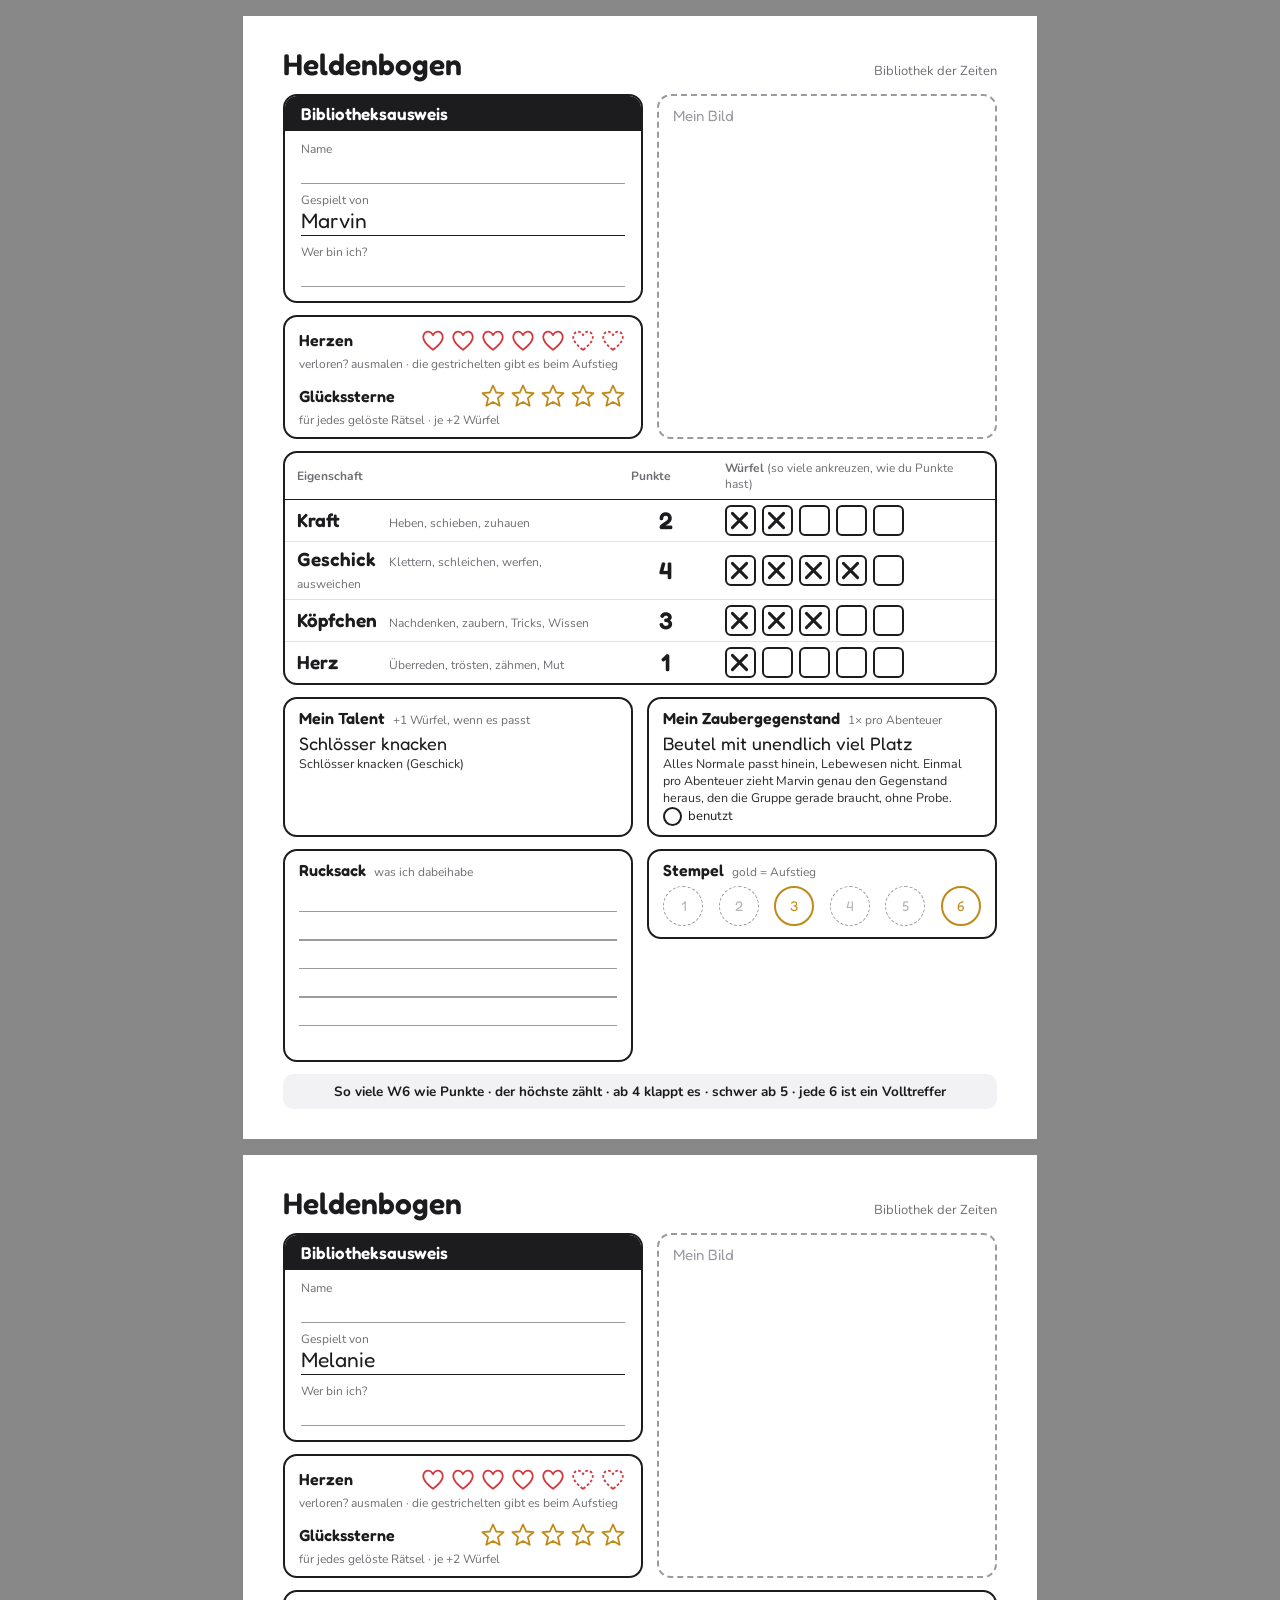
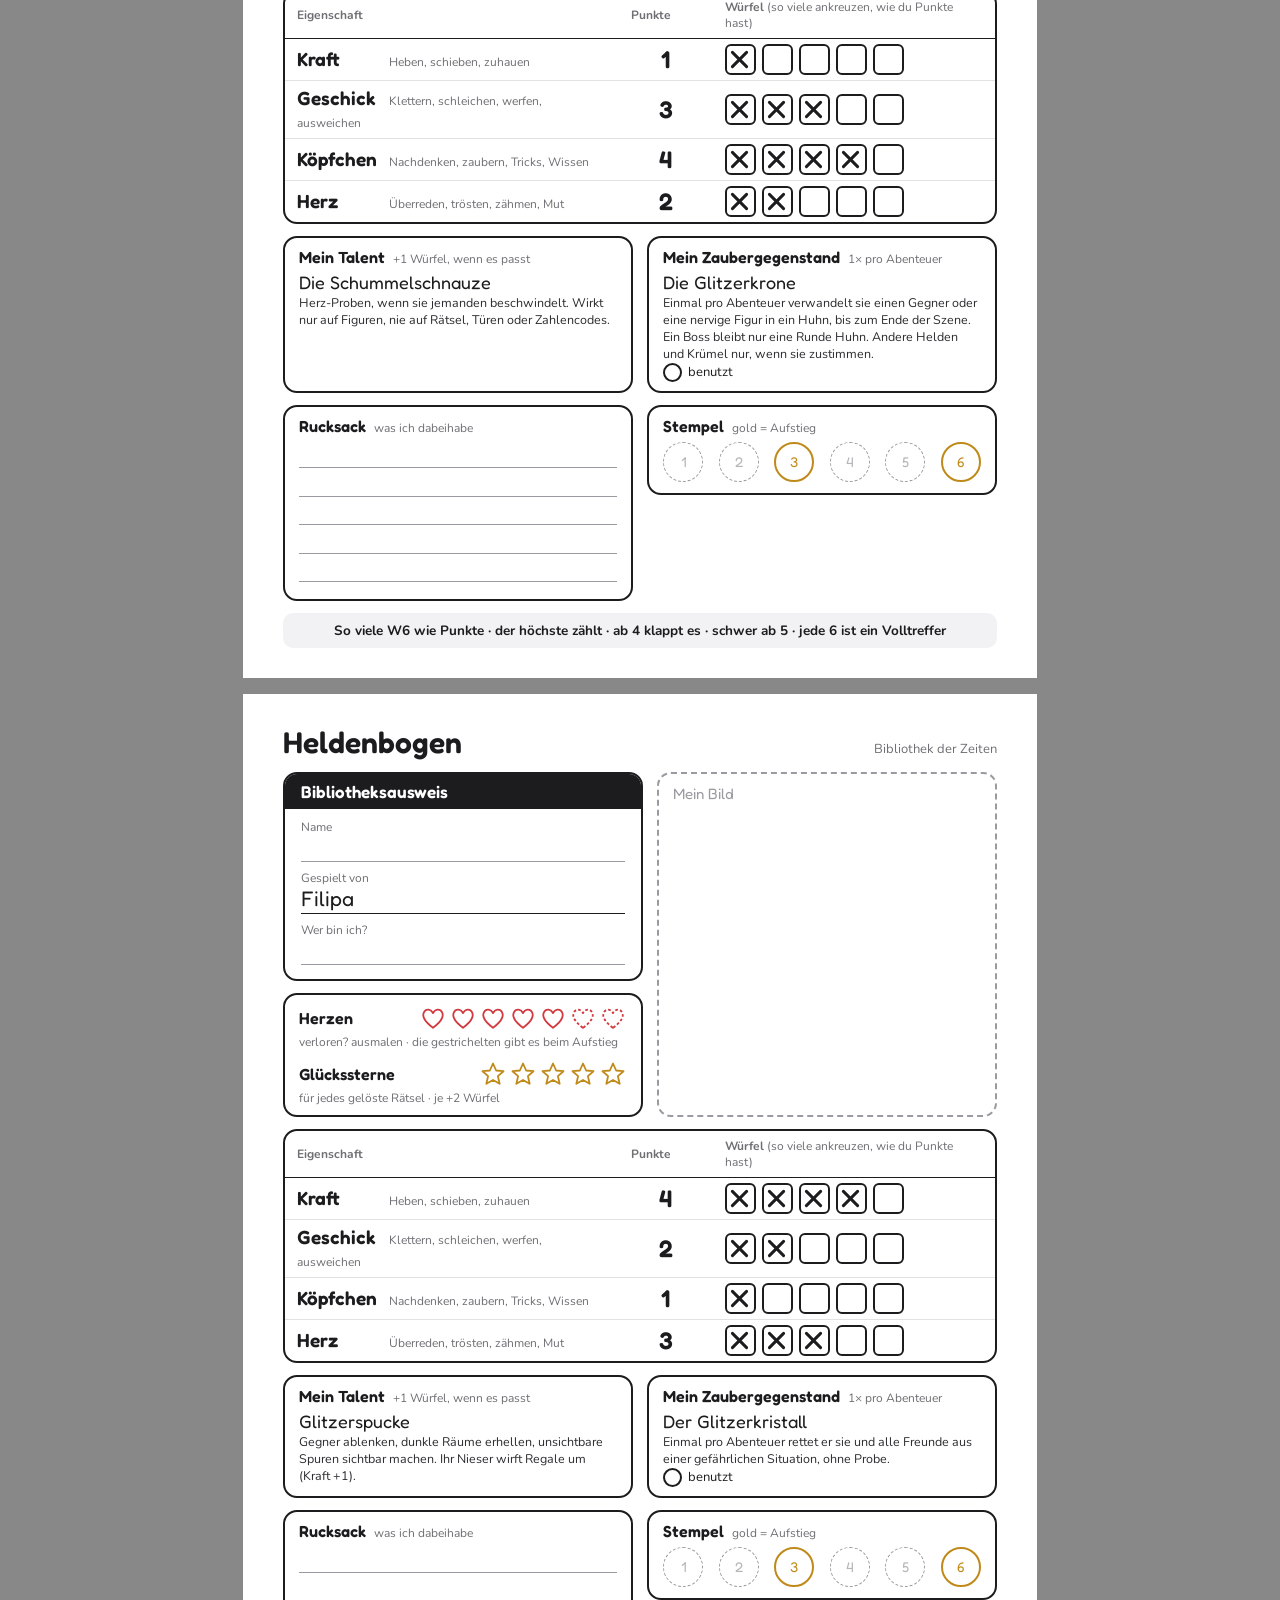
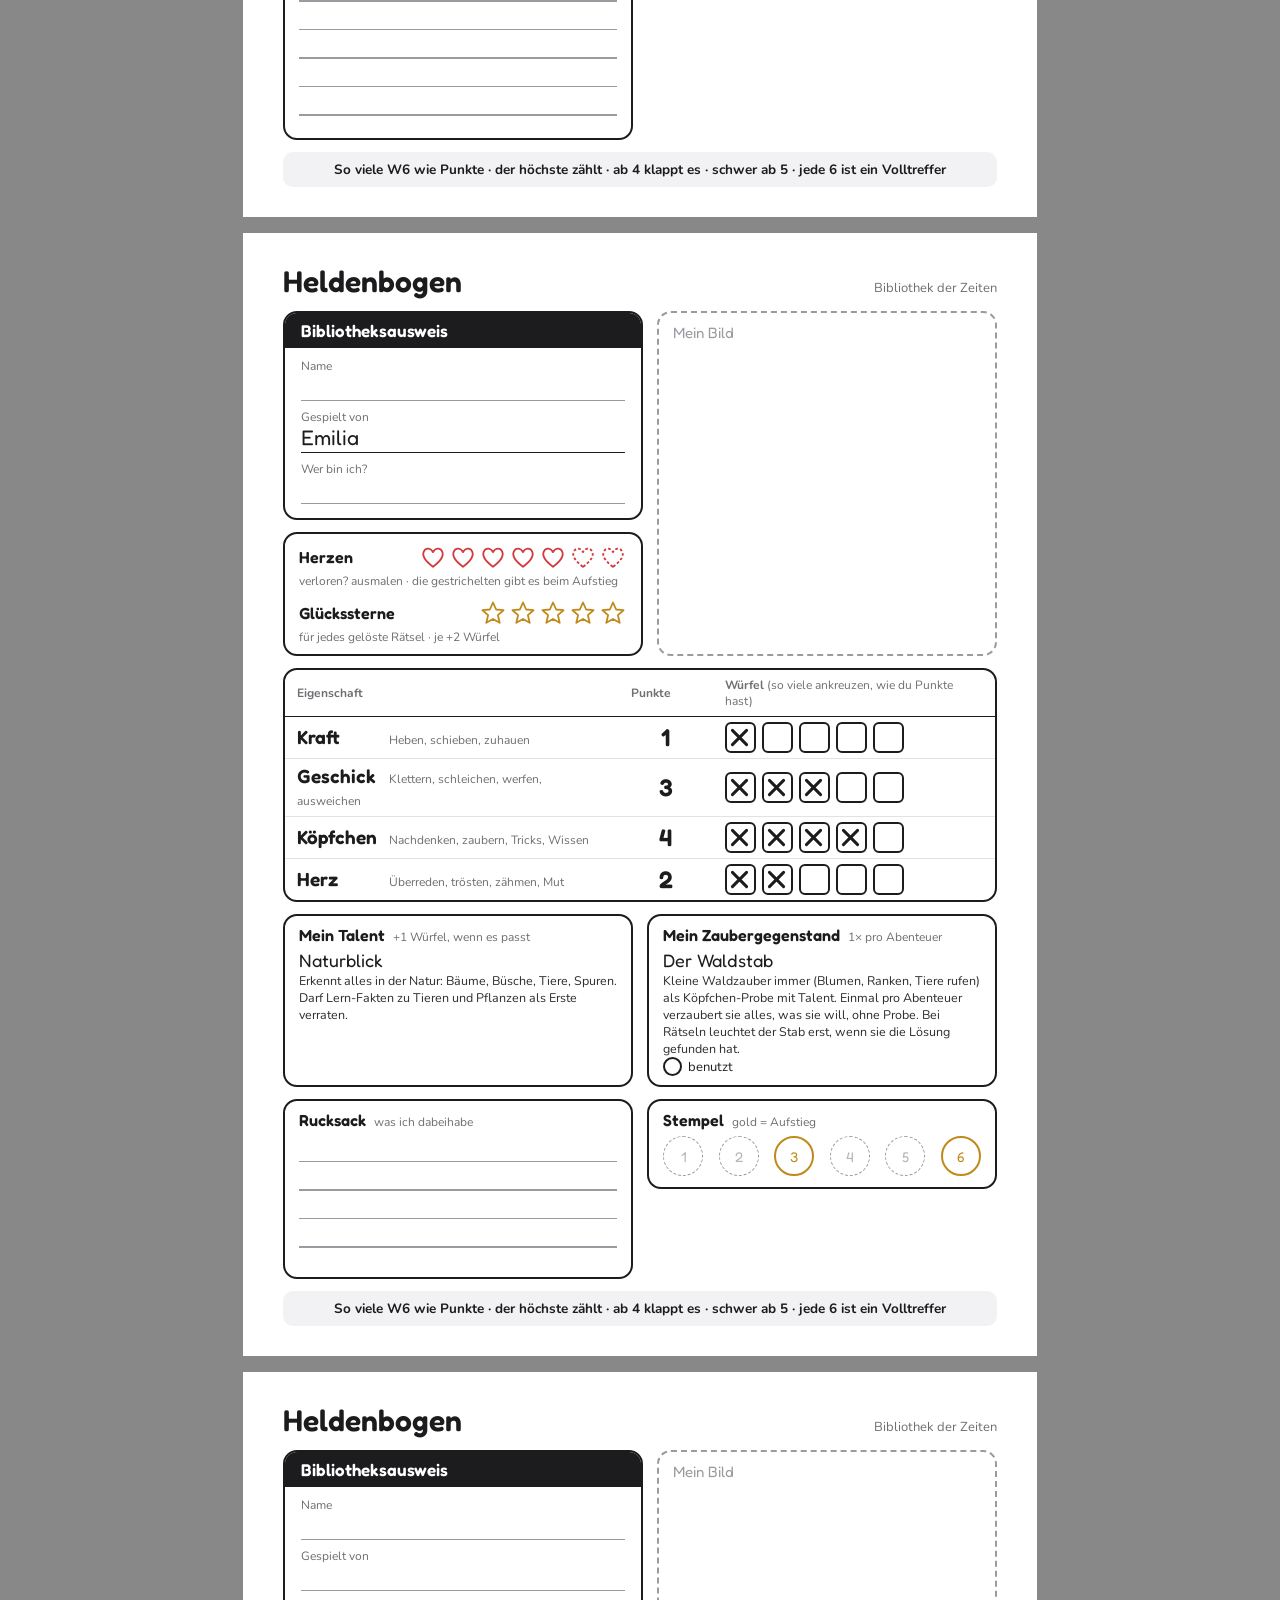
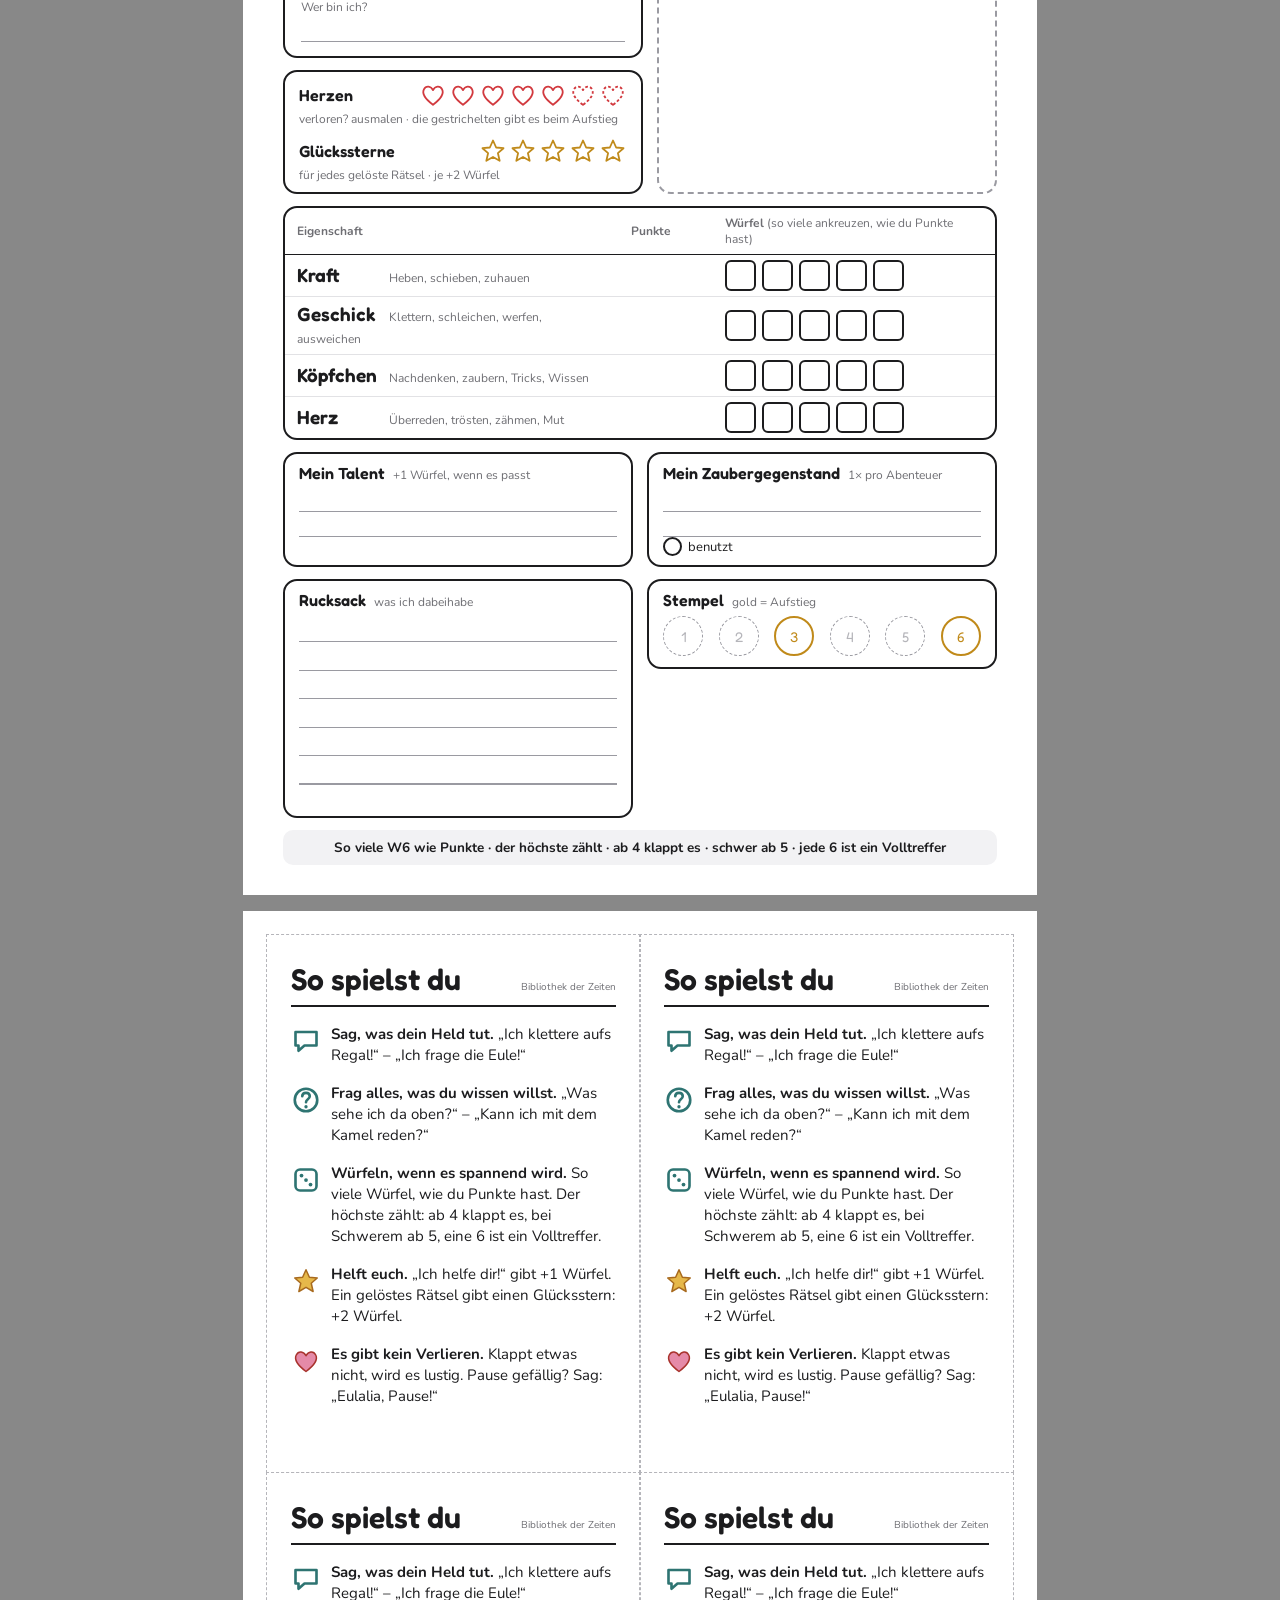
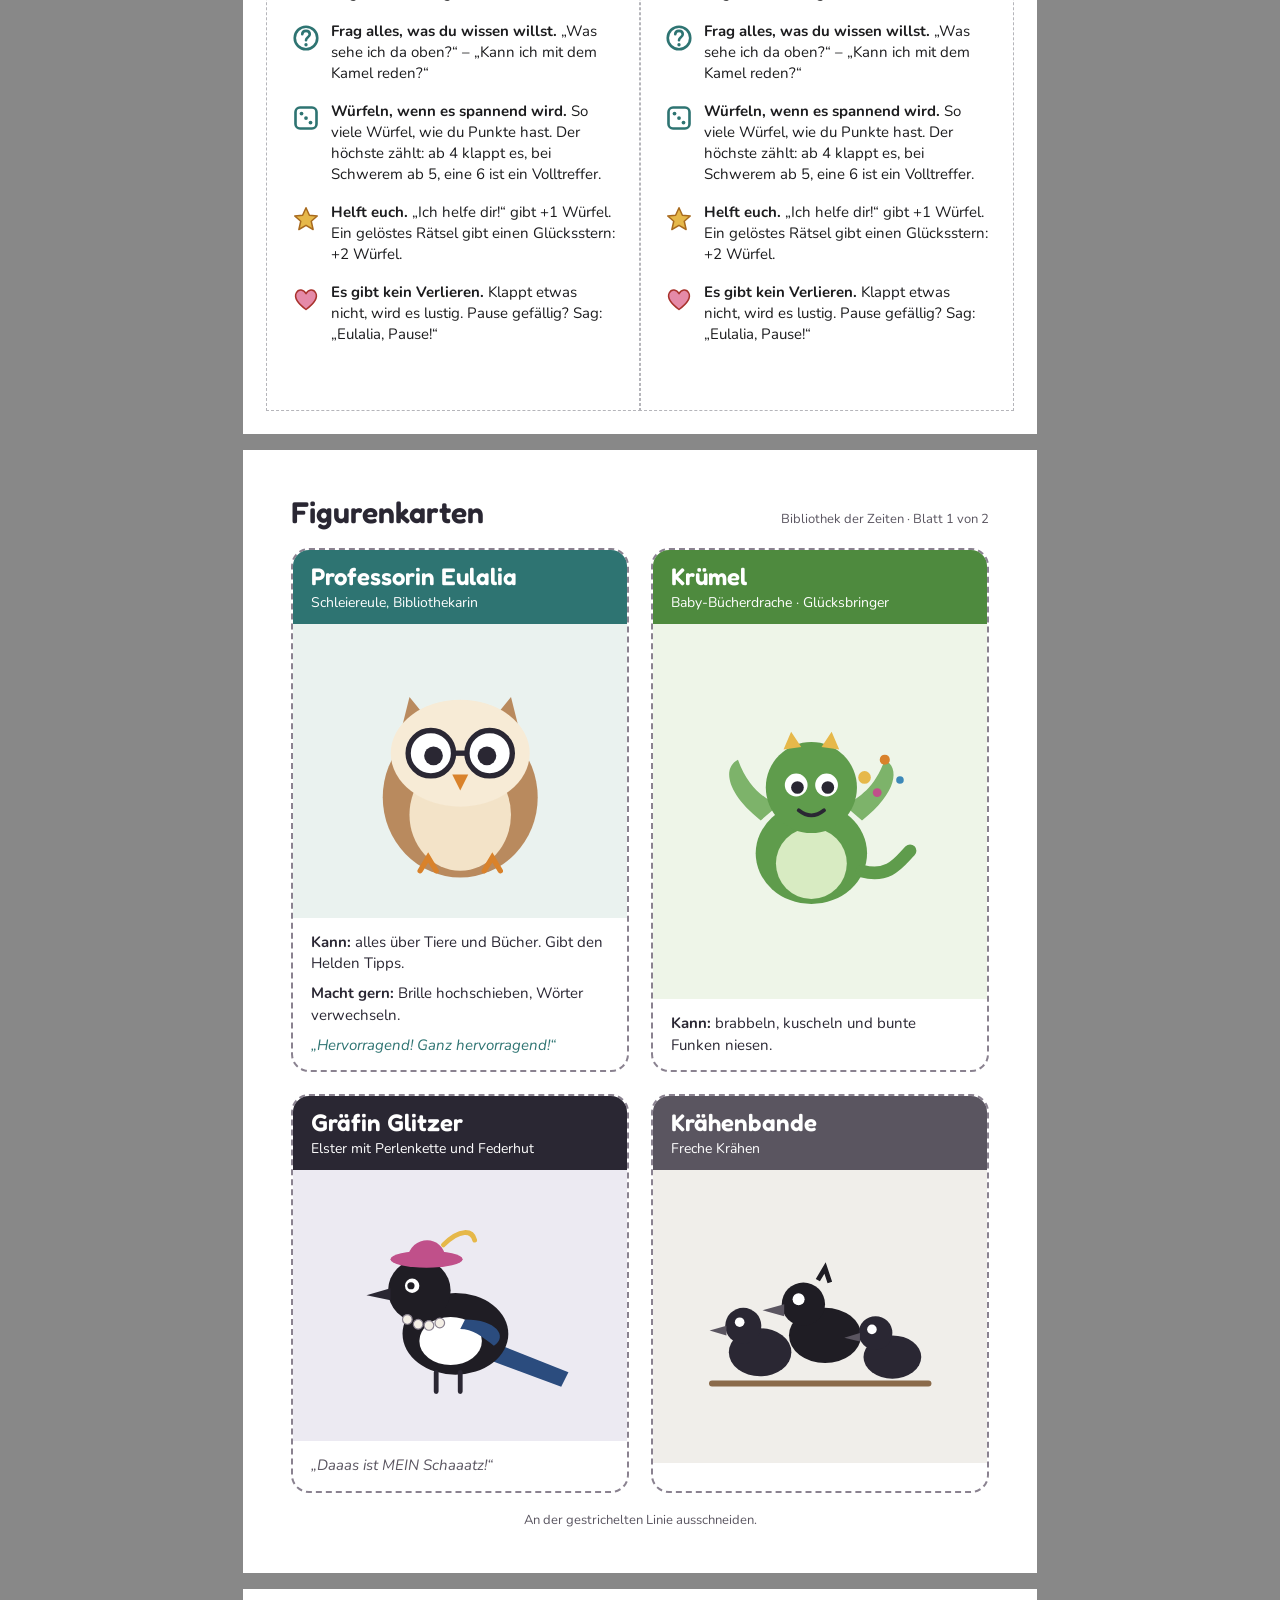
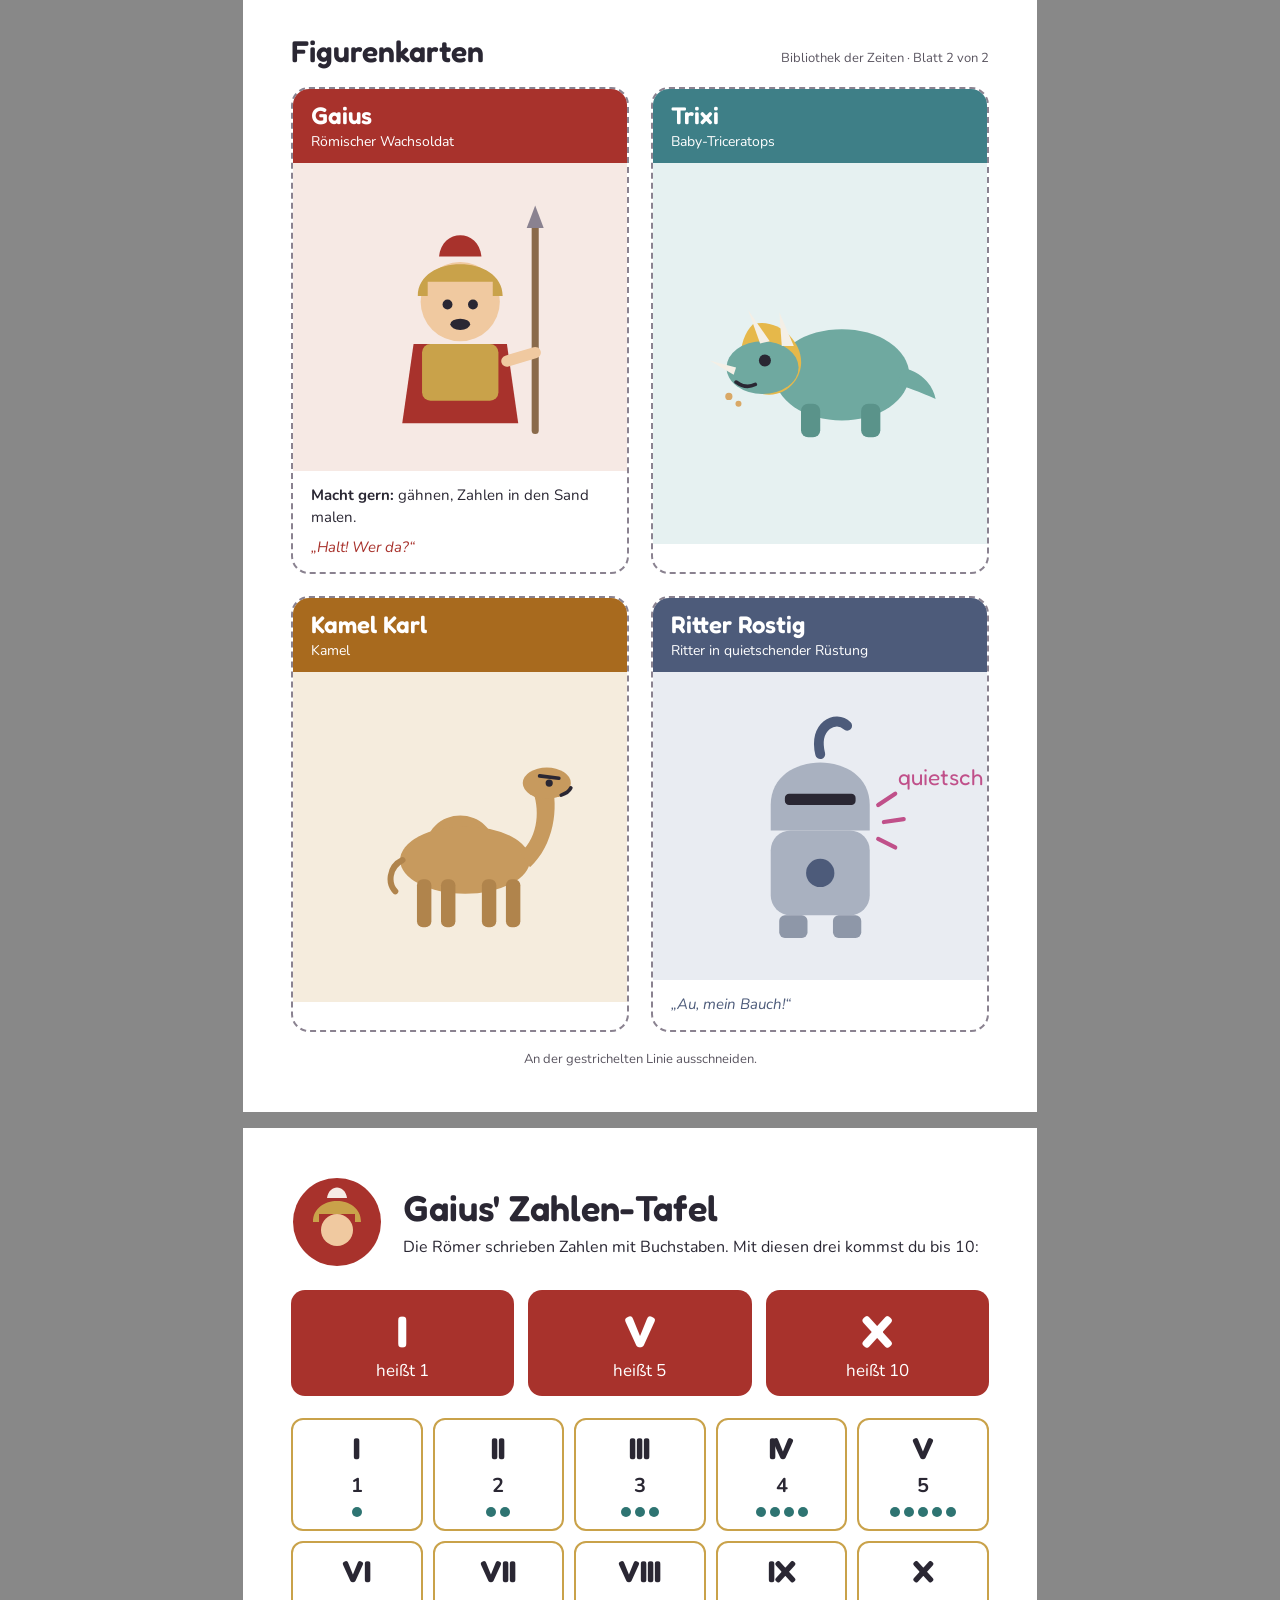
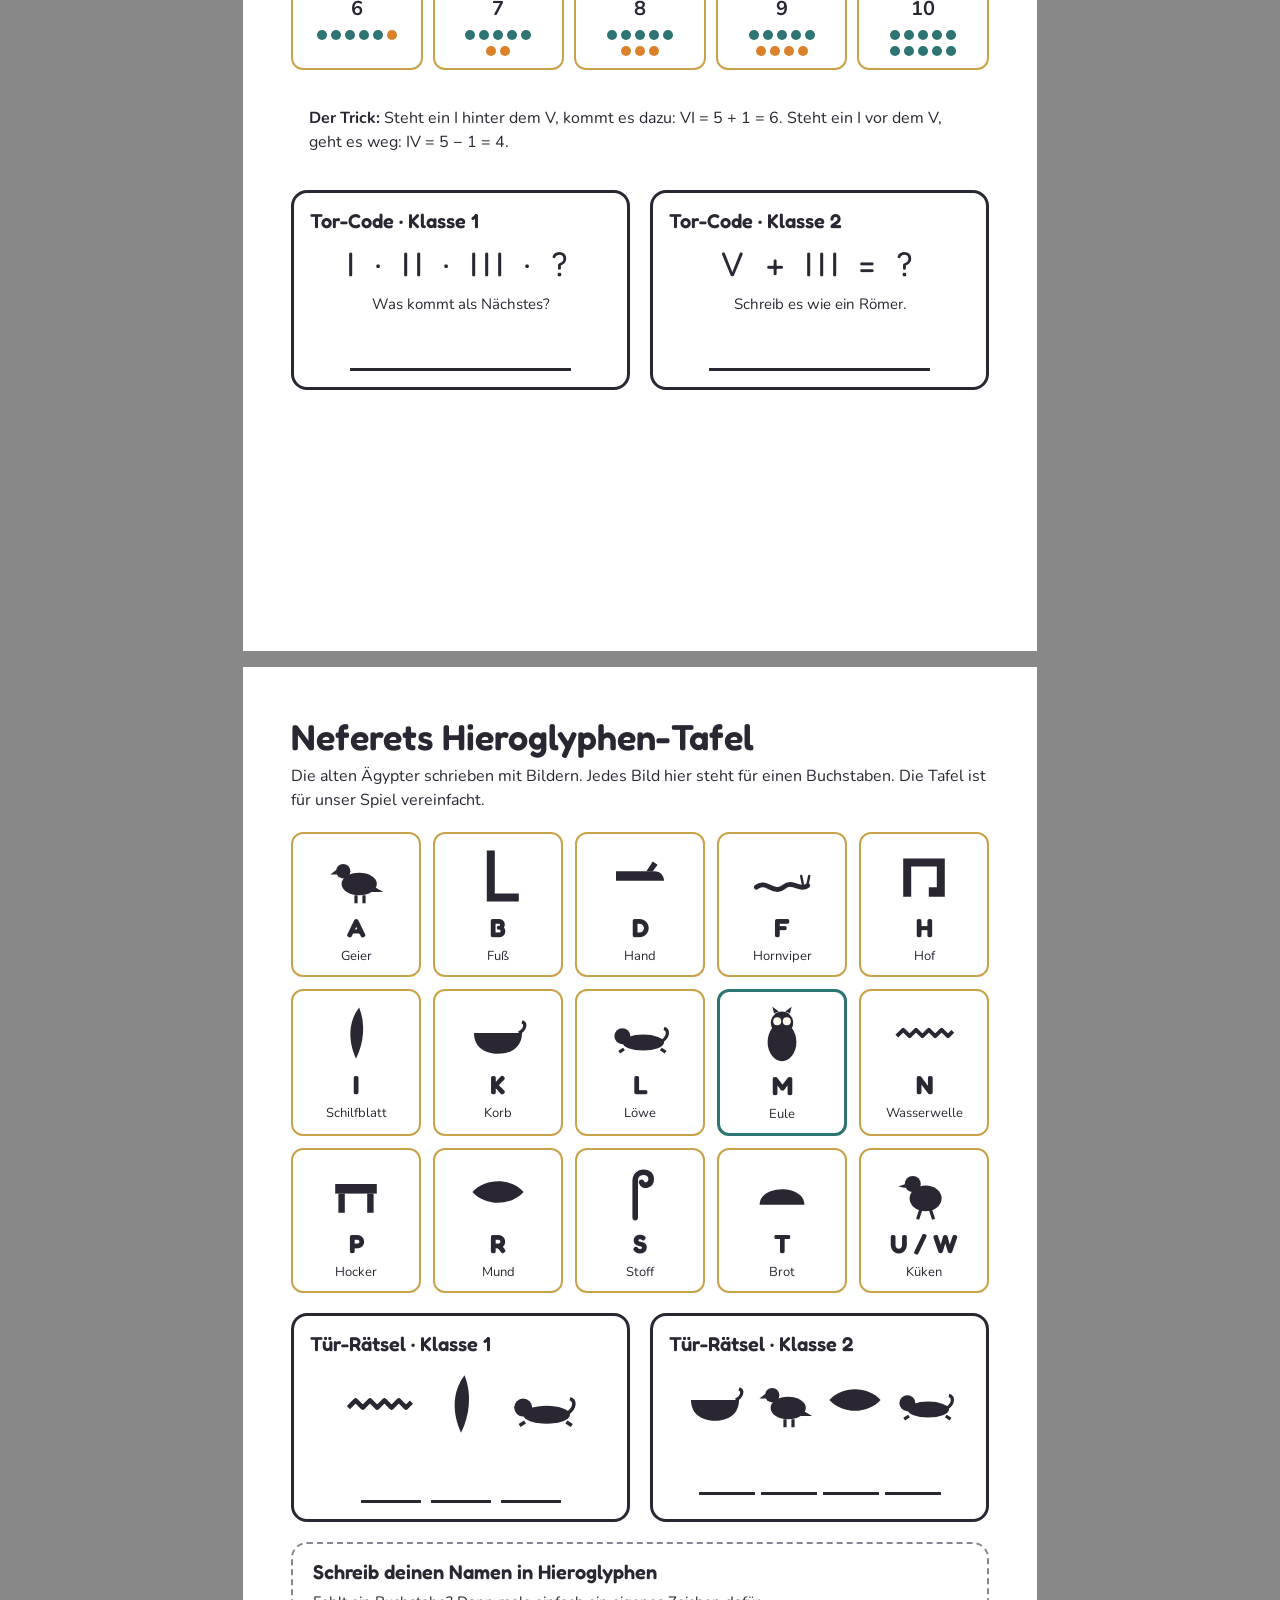
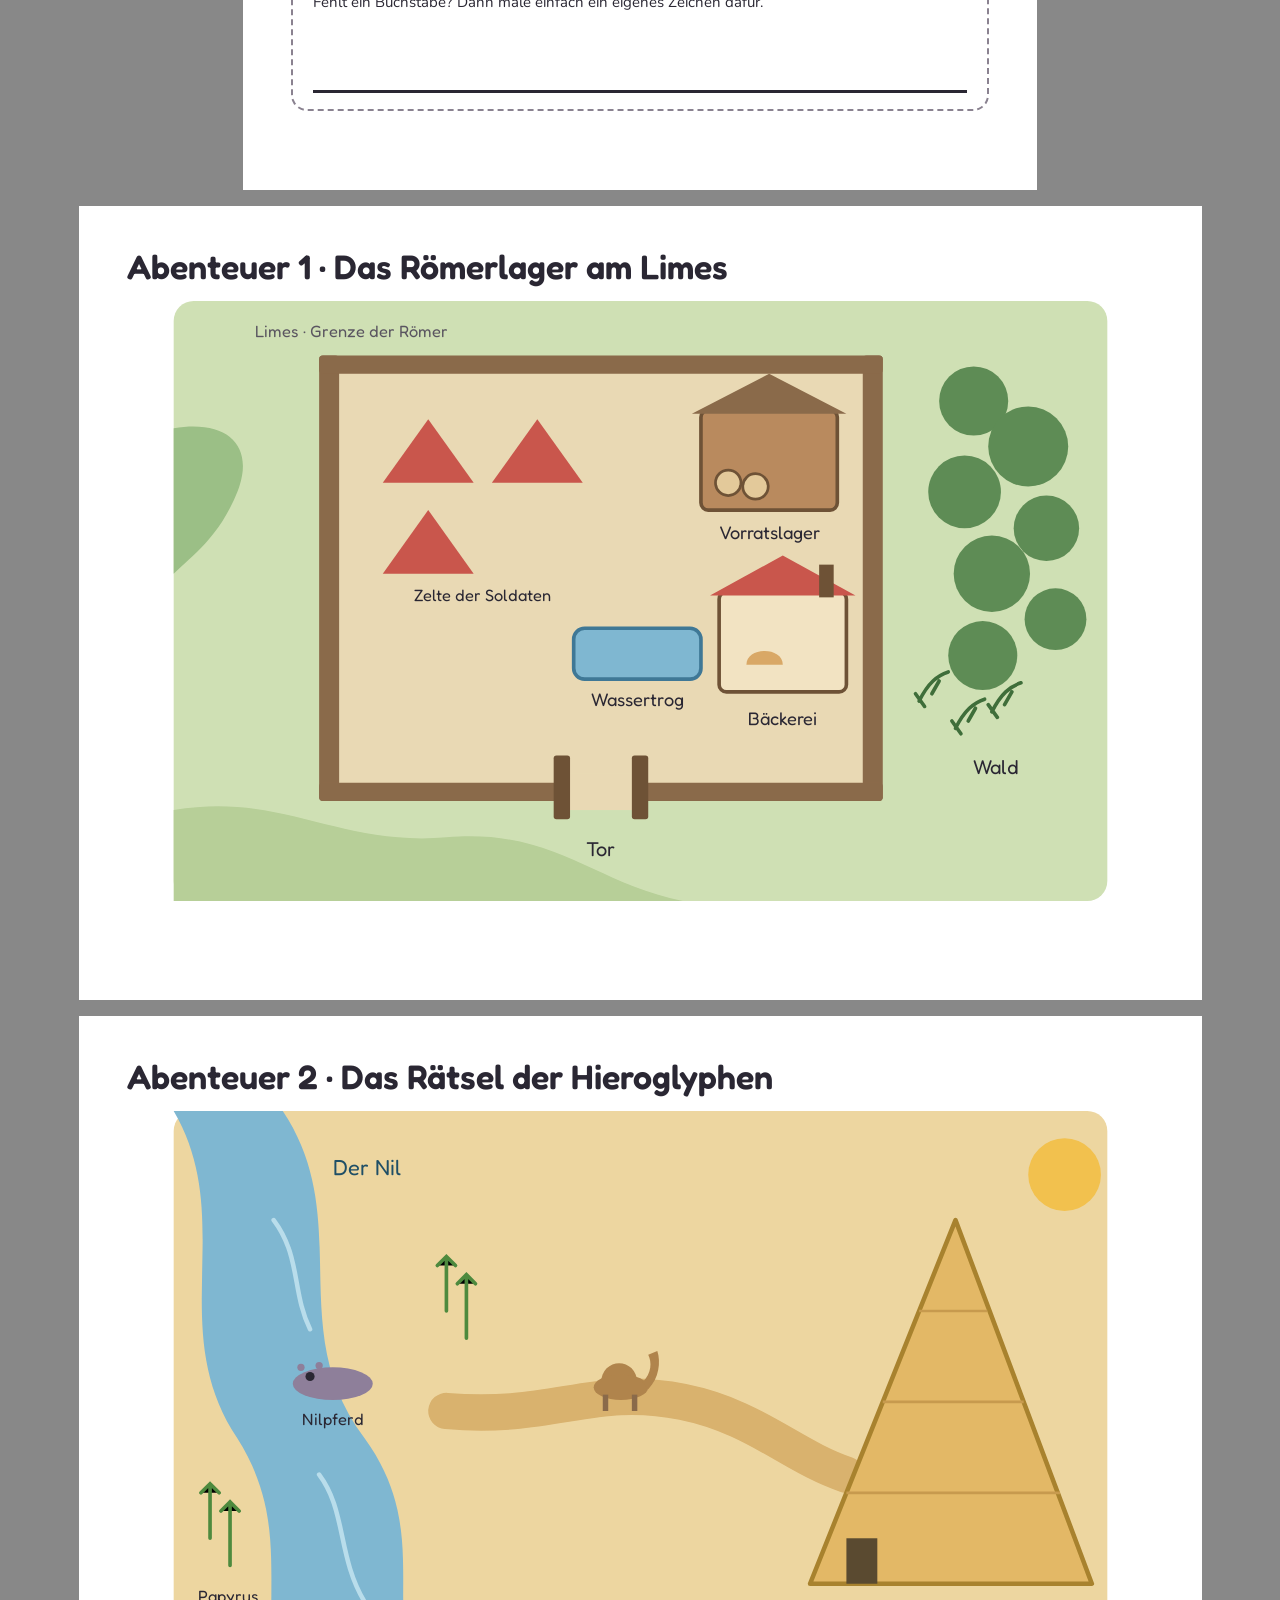
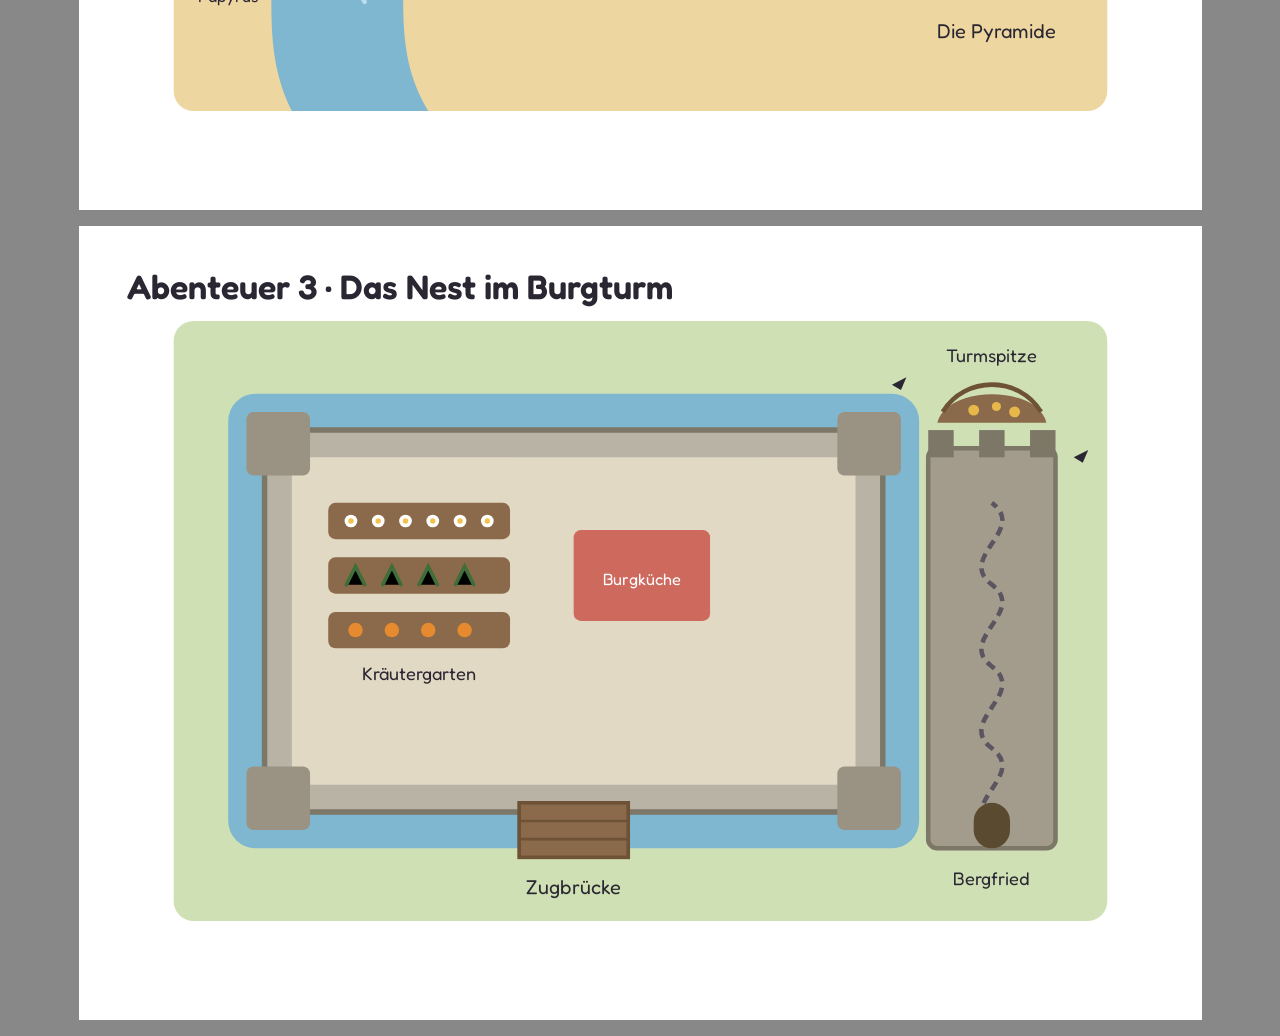
<file: druck/druckvorlagen.html>
<!doctype html>
<html lang="de"><head><meta charset="utf-8"><title>Druckvorlagen – Bibliothek der Zeiten</title>
<link href="https://fonts.googleapis.com/css2?family=Fredoka:wght@500;600&family=Nunito:wght@400;700&display=swap" rel="stylesheet">
<style>
@page { size: A4 portrait; margin: 0; }
@page quer { size: A4 landscape; margin: 0; }
html, body { margin: 0; padding: 0; }
body { background: #888; -webkit-print-color-adjust: exact; print-color-adjust: exact; }
.seite { width: 794px; height: 1123px; overflow: hidden; break-after: page; background: #fff; margin: 0 auto; }
.seite.quer { page: quer; width: 1123px; height: 794px; }
@media screen { .seite { margin: 16px auto; } }

.bogen { width: 794px; height: 1123px; box-sizing: border-box; padding: 30px 40px; background: #FFFFFF; color: #1C1C1E; font-family: Nunito, "Segoe UI", Roboto, sans-serif; display: flex; flex-direction: column; gap: 12px; }
.bogen > * { flex-shrink: 0; }
.bogen h1, .bogen h2, .ausweis-kopf { font-family: Fredoka, "Segoe UI", Roboto, sans-serif; font-weight: 600; margin: 0; }
.bogen p { margin: 0; }
.kopfzeile { display: flex; justify-content: space-between; align-items: baseline; }
.kopfzeile h1 { font-size: 30px; }
.kopfzeile p { font-size: 13px; color: #6E6E73; }
.oben { display: grid; grid-template-columns: 1fr 340px; gap: 14px; }
.links { display: flex; flex-direction: column; gap: 12px; min-width: 0; }
.ausweis { border: 2px solid #1C1C1E; border-radius: 14px; overflow: hidden; }
.ausweis-kopf { background: #1C1C1E; color: #fff; padding: 7px 16px; font-size: 17px; }
.felder { display: flex; flex-direction: column; gap: 8px; padding: 10px 16px 14px; }
.felder p { display: flex; flex-direction: column; }
.bogen small { font-size: 12px; color: #6E6E73; font-family: Nunito, "Segoe UI", Roboto, sans-serif; font-weight: 400; }
.wert { font-family: Fredoka, sans-serif; font-size: 21px; border-bottom: 1.5px solid #1C1C1E; padding-bottom: 2px; }
.linie { display: block; border-bottom: 1.5px solid #9A9AA1; height: 26px; }
.bildfeld { border: 2px dashed #9A9AA1; border-radius: 14px; position: relative; }
.bildfeld span { position: absolute; top: 10px; left: 14px; font-family: Fredoka, sans-serif; font-size: 15px; color: #9A9AA1; }
.kasten { border: 2px solid #1C1C1E; border-radius: 14px; padding: 9px 14px; }
.kasten h2 { font-size: 16px; margin-bottom: 4px; }
.kasten h2 small { margin-left: 4px; }
.zaehler { display: flex; flex-direction: column; gap: 2px; }
.zaehler .zeile { display: flex; align-items: center; justify-content: space-between; gap: 8px; }
.zaehler .zeile h2 { margin: 0; }
.zaehler .symbole { display: flex; gap: 2px; }
.zaehler small + .zeile { margin-top: 8px; }
.klein { font-size: 12.5px; line-height: 1.35; color: #2C2C30; }
.kasten .name { font-family: Fredoka, sans-serif; font-size: 18px; margin: 1px 0 2px; }
table.eigenschaften { width: 100%; border-collapse: separate; border-spacing: 0; border: 2px solid #1C1C1E; border-radius: 14px; overflow: hidden; }
.eigenschaften th { text-align: left; font-size: 12px; color: #6E6E73; font-weight: 700; padding: 7px 12px; border-bottom: 1.5px solid #1C1C1E; }
.eigenschaften td { padding: 5px 12px; border-bottom: 1px solid #E2E2E5; vertical-align: middle; }
.eigenschaften tr:last-child td { border-bottom: 0; }
.eigenschaften td b { font-family: Fredoka, sans-serif; font-weight: 600; font-size: 19px; display: inline-block; min-width: 92px; }
.eigenschaften .punkte { width: 70px; text-align: center; font-family: Fredoka, sans-serif; font-size: 24px; font-weight: 600; }
.kaestchen { white-space: nowrap; }
.kaestchen span { display: inline-block; width: 27px; height: 27px; border: 2px solid #1C1C1E; border-radius: 6px; margin-right: 6px; vertical-align: middle; position: relative; }
.kaestchen span.an::before, .kaestchen span.an::after { content: ""; position: absolute; left: 11.5px; top: 1.5px; width: 3px; height: 23px; background: #1C1C1E; border-radius: 2px; transform: rotate(45deg); }
.kaestchen span.an::after { transform: rotate(-45deg); }
.zwei { display: grid; grid-template-columns: 1fr 1fr; gap: 14px; }
.zwei .linie { height: 24px; }
.benutzt { margin-top: 5px; font-size: 13px; display: flex; align-items: center; gap: 6px; }
.kreis { width: 15px; height: 15px; border: 2px solid #1C1C1E; border-radius: 50%; display: inline-block; }
.unten { flex: 1 1 auto; min-height: 0; display: grid; grid-template-columns: 1fr 1fr; gap: 14px; }
.stempel { align-self: start; }
.rucksack { display: flex; flex-direction: column; }
.rucksack .linien { flex: 1; background-image: repeating-linear-gradient(to bottom, transparent 0 27px, #9A9AA1 27px 28.5px); }
.stempelfelder { display: flex; justify-content: space-between; margin: 6px 0 2px; }
.stempelfelder span { width: 40px; height: 40px; border: 1.5px dashed #9A9AA1; border-radius: 50%; display: grid; place-items: center; color: #B5B5BA; font-family: Fredoka, sans-serif; font-size: 14px; box-sizing: border-box; }
.stempelfelder span.auf { border: 2px solid #C08A1A; color: #C08A1A; }
.fig-bild svg { width: 72%; height: auto; max-height: 88%; overflow: visible; }
.sk-blatt { width: 794px; height: 1123px; box-sizing: border-box; padding: 24px; background: #FFFFFF; display: grid; grid-template-columns: 1fr 1fr; grid-template-rows: repeat(2, minmax(0, 1fr)); font-family: Nunito, "Segoe UI", Roboto, sans-serif; color: #1C1C1E; }
.sk-karte { box-sizing: border-box; padding: 26px 24px; border: 1.5px dashed #B5B5BA; margin: -0.75px; display: flex; flex-direction: column; gap: 17px; overflow: hidden; }
.sk-kopf { display: flex; justify-content: space-between; align-items: baseline; border-bottom: 2px solid #1C1C1E; padding-bottom: 8px; }
.sk-kopf h2 { margin: 0; font-family: Fredoka, sans-serif; font-weight: 600; font-size: 30px; }
.sk-kopf small { font-size: 10px; color: #6E6E73; }
.sk-punkt { display: flex; gap: 10px; align-items: flex-start; }
.sk-punkt svg { width: 30px; height: 30px; flex: none; margin-top: 2px; }
.sk-punkt p { margin: 0 !important; font-size: 15px !important; line-height: 1.4 !important; }
.fussnote { font-size: 13.5px; font-weight: 700; white-space: nowrap; color: #1C1C1E; text-align: center; background: #F2F2F4; border-radius: 10px; padding: 8px 12px; }

</style></head>
<body>
<section class="seite"><div class="bogen">
  <div class="kopfzeile"><h1>Heldenbogen</h1><p>Bibliothek der Zeiten</p></div>

  <div class="oben">
    <div class="links">
      <div class="ausweis">
        <div class="ausweis-kopf">Bibliotheksausweis</div>
        <div class="felder">
          <p><small>Name</small><span class="linie"></span></p>
          <p><small>Gespielt von</small><span class="wert">Marvin</span></p>
          <p><small>Wer bin ich?</small><span class="linie"></span></p>
        </div>
      </div>
      <div class="kasten zaehler">
        <div class="zeile"><h2>Herzen</h2><div class="symbole"><svg width="28" height="28" viewBox="0 0 40 40" aria-hidden="true"><path d="M20 34 C8 25 4 18 7 12 C10 6 17 7 20 13 C23 7 30 6 33 12 C36 18 32 25 20 34 Z" fill="none" stroke="#D23A3F" stroke-width="2.6"  stroke-linejoin="round"/></svg><svg width="28" height="28" viewBox="0 0 40 40" aria-hidden="true"><path d="M20 34 C8 25 4 18 7 12 C10 6 17 7 20 13 C23 7 30 6 33 12 C36 18 32 25 20 34 Z" fill="none" stroke="#D23A3F" stroke-width="2.6"  stroke-linejoin="round"/></svg><svg width="28" height="28" viewBox="0 0 40 40" aria-hidden="true"><path d="M20 34 C8 25 4 18 7 12 C10 6 17 7 20 13 C23 7 30 6 33 12 C36 18 32 25 20 34 Z" fill="none" stroke="#D23A3F" stroke-width="2.6"  stroke-linejoin="round"/></svg><svg width="28" height="28" viewBox="0 0 40 40" aria-hidden="true"><path d="M20 34 C8 25 4 18 7 12 C10 6 17 7 20 13 C23 7 30 6 33 12 C36 18 32 25 20 34 Z" fill="none" stroke="#D23A3F" stroke-width="2.6"  stroke-linejoin="round"/></svg><svg width="28" height="28" viewBox="0 0 40 40" aria-hidden="true"><path d="M20 34 C8 25 4 18 7 12 C10 6 17 7 20 13 C23 7 30 6 33 12 C36 18 32 25 20 34 Z" fill="none" stroke="#D23A3F" stroke-width="2.6"  stroke-linejoin="round"/></svg><svg width="28" height="28" viewBox="0 0 40 40" aria-hidden="true"><path d="M20 34 C8 25 4 18 7 12 C10 6 17 7 20 13 C23 7 30 6 33 12 C36 18 32 25 20 34 Z" fill="none" stroke="#D23A3F" stroke-width="2.6" stroke-dasharray="4 3" stroke-linejoin="round"/></svg><svg width="28" height="28" viewBox="0 0 40 40" aria-hidden="true"><path d="M20 34 C8 25 4 18 7 12 C10 6 17 7 20 13 C23 7 30 6 33 12 C36 18 32 25 20 34 Z" fill="none" stroke="#D23A3F" stroke-width="2.6" stroke-dasharray="4 3" stroke-linejoin="round"/></svg></div></div>
        <small>verloren? ausmalen · die gestrichelten gibt es beim Aufstieg</small>
        <div class="zeile"><h2>Glückssterne</h2><div class="symbole"><svg width="28" height="28" viewBox="0 0 40 40" aria-hidden="true"><path d="M20 5 L24.5 15 L35 16 L27 23 L29.5 34 L20 28.5 L10.5 34 L13 23 L5 16 L15.5 15 Z" fill="none" stroke="#C08A1A" stroke-width="2.6" stroke-linejoin="round"/></svg><svg width="28" height="28" viewBox="0 0 40 40" aria-hidden="true"><path d="M20 5 L24.5 15 L35 16 L27 23 L29.5 34 L20 28.5 L10.5 34 L13 23 L5 16 L15.5 15 Z" fill="none" stroke="#C08A1A" stroke-width="2.6" stroke-linejoin="round"/></svg><svg width="28" height="28" viewBox="0 0 40 40" aria-hidden="true"><path d="M20 5 L24.5 15 L35 16 L27 23 L29.5 34 L20 28.5 L10.5 34 L13 23 L5 16 L15.5 15 Z" fill="none" stroke="#C08A1A" stroke-width="2.6" stroke-linejoin="round"/></svg><svg width="28" height="28" viewBox="0 0 40 40" aria-hidden="true"><path d="M20 5 L24.5 15 L35 16 L27 23 L29.5 34 L20 28.5 L10.5 34 L13 23 L5 16 L15.5 15 Z" fill="none" stroke="#C08A1A" stroke-width="2.6" stroke-linejoin="round"/></svg><svg width="28" height="28" viewBox="0 0 40 40" aria-hidden="true"><path d="M20 5 L24.5 15 L35 16 L27 23 L29.5 34 L20 28.5 L10.5 34 L13 23 L5 16 L15.5 15 Z" fill="none" stroke="#C08A1A" stroke-width="2.6" stroke-linejoin="round"/></svg></div></div>
        <small>für jedes gelöste Rätsel · je +2 Würfel</small>
      </div>
    </div>
    <div class="bildfeld"><span>Mein Bild</span></div>
  </div>

  <table class="eigenschaften">
    <tr><th>Eigenschaft</th><th>Punkte</th><th>Würfel <small>(so viele ankreuzen, wie du Punkte hast)</small></th></tr>
    <tr><td><b>Kraft</b><small>Heben, schieben, zuhauen</small></td>
      <td class="punkte">2</td>
      <td class="kaestchen"><span class="an"></span><span class="an"></span><span class=""></span><span class=""></span><span class=""></span></td></tr><tr><td><b>Geschick</b><small>Klettern, schleichen, werfen, ausweichen</small></td>
      <td class="punkte">4</td>
      <td class="kaestchen"><span class="an"></span><span class="an"></span><span class="an"></span><span class="an"></span><span class=""></span></td></tr><tr><td><b>Köpfchen</b><small>Nachdenken, zaubern, Tricks, Wissen</small></td>
      <td class="punkte">3</td>
      <td class="kaestchen"><span class="an"></span><span class="an"></span><span class="an"></span><span class=""></span><span class=""></span></td></tr><tr><td><b>Herz</b><small>Überreden, trösten, zähmen, Mut</small></td>
      <td class="punkte">1</td>
      <td class="kaestchen"><span class="an"></span><span class=""></span><span class=""></span><span class=""></span><span class=""></span></td></tr>
  </table>

  <div class="zwei">
    <div class="kasten"><h2>Mein Talent <small>+1 Würfel, wenn es passt</small></h2>
      <p class="name">Schlösser knacken</p><p class="klein">Schlösser knacken (Geschick)</p>
    </div>
    <div class="kasten"><h2>Mein Zaubergegenstand <small>1× pro Abenteuer</small></h2>
      <p class="name">Beutel mit unendlich viel Platz</p><p class="klein">Alles Normale passt hinein, Lebewesen nicht. Einmal pro Abenteuer zieht Marvin genau den Gegenstand heraus, den die Gruppe gerade braucht, ohne Probe.</p>
      <p class="benutzt"><span class="kreis"></span> benutzt</p>
    </div>
  </div>

  <div class="unten">
    <div class="kasten rucksack"><h2>Rucksack <small>was ich dabeihabe</small></h2><div class="linien"></div></div>
    <div class="kasten stempel"><h2>Stempel <small>gold = Aufstieg</small></h2><div class="stempelfelder"><span class="">1</span><span class="">2</span><span class="auf">3</span><span class="">4</span><span class="">5</span><span class="auf">6</span></div></div>
  </div>

  <p class="fussnote">So viele W6 wie Punkte · der höchste zählt · ab 4 klappt es · schwer ab 5 · jede 6 ist ein Volltreffer</p>
</div></section>
<section class="seite"><div class="bogen">
  <div class="kopfzeile"><h1>Heldenbogen</h1><p>Bibliothek der Zeiten</p></div>

  <div class="oben">
    <div class="links">
      <div class="ausweis">
        <div class="ausweis-kopf">Bibliotheksausweis</div>
        <div class="felder">
          <p><small>Name</small><span class="linie"></span></p>
          <p><small>Gespielt von</small><span class="wert">Melanie</span></p>
          <p><small>Wer bin ich?</small><span class="linie"></span></p>
        </div>
      </div>
      <div class="kasten zaehler">
        <div class="zeile"><h2>Herzen</h2><div class="symbole"><svg width="28" height="28" viewBox="0 0 40 40" aria-hidden="true"><path d="M20 34 C8 25 4 18 7 12 C10 6 17 7 20 13 C23 7 30 6 33 12 C36 18 32 25 20 34 Z" fill="none" stroke="#D23A3F" stroke-width="2.6"  stroke-linejoin="round"/></svg><svg width="28" height="28" viewBox="0 0 40 40" aria-hidden="true"><path d="M20 34 C8 25 4 18 7 12 C10 6 17 7 20 13 C23 7 30 6 33 12 C36 18 32 25 20 34 Z" fill="none" stroke="#D23A3F" stroke-width="2.6"  stroke-linejoin="round"/></svg><svg width="28" height="28" viewBox="0 0 40 40" aria-hidden="true"><path d="M20 34 C8 25 4 18 7 12 C10 6 17 7 20 13 C23 7 30 6 33 12 C36 18 32 25 20 34 Z" fill="none" stroke="#D23A3F" stroke-width="2.6"  stroke-linejoin="round"/></svg><svg width="28" height="28" viewBox="0 0 40 40" aria-hidden="true"><path d="M20 34 C8 25 4 18 7 12 C10 6 17 7 20 13 C23 7 30 6 33 12 C36 18 32 25 20 34 Z" fill="none" stroke="#D23A3F" stroke-width="2.6"  stroke-linejoin="round"/></svg><svg width="28" height="28" viewBox="0 0 40 40" aria-hidden="true"><path d="M20 34 C8 25 4 18 7 12 C10 6 17 7 20 13 C23 7 30 6 33 12 C36 18 32 25 20 34 Z" fill="none" stroke="#D23A3F" stroke-width="2.6"  stroke-linejoin="round"/></svg><svg width="28" height="28" viewBox="0 0 40 40" aria-hidden="true"><path d="M20 34 C8 25 4 18 7 12 C10 6 17 7 20 13 C23 7 30 6 33 12 C36 18 32 25 20 34 Z" fill="none" stroke="#D23A3F" stroke-width="2.6" stroke-dasharray="4 3" stroke-linejoin="round"/></svg><svg width="28" height="28" viewBox="0 0 40 40" aria-hidden="true"><path d="M20 34 C8 25 4 18 7 12 C10 6 17 7 20 13 C23 7 30 6 33 12 C36 18 32 25 20 34 Z" fill="none" stroke="#D23A3F" stroke-width="2.6" stroke-dasharray="4 3" stroke-linejoin="round"/></svg></div></div>
        <small>verloren? ausmalen · die gestrichelten gibt es beim Aufstieg</small>
        <div class="zeile"><h2>Glückssterne</h2><div class="symbole"><svg width="28" height="28" viewBox="0 0 40 40" aria-hidden="true"><path d="M20 5 L24.5 15 L35 16 L27 23 L29.5 34 L20 28.5 L10.5 34 L13 23 L5 16 L15.5 15 Z" fill="none" stroke="#C08A1A" stroke-width="2.6" stroke-linejoin="round"/></svg><svg width="28" height="28" viewBox="0 0 40 40" aria-hidden="true"><path d="M20 5 L24.5 15 L35 16 L27 23 L29.5 34 L20 28.5 L10.5 34 L13 23 L5 16 L15.5 15 Z" fill="none" stroke="#C08A1A" stroke-width="2.6" stroke-linejoin="round"/></svg><svg width="28" height="28" viewBox="0 0 40 40" aria-hidden="true"><path d="M20 5 L24.5 15 L35 16 L27 23 L29.5 34 L20 28.5 L10.5 34 L13 23 L5 16 L15.5 15 Z" fill="none" stroke="#C08A1A" stroke-width="2.6" stroke-linejoin="round"/></svg><svg width="28" height="28" viewBox="0 0 40 40" aria-hidden="true"><path d="M20 5 L24.5 15 L35 16 L27 23 L29.5 34 L20 28.5 L10.5 34 L13 23 L5 16 L15.5 15 Z" fill="none" stroke="#C08A1A" stroke-width="2.6" stroke-linejoin="round"/></svg><svg width="28" height="28" viewBox="0 0 40 40" aria-hidden="true"><path d="M20 5 L24.5 15 L35 16 L27 23 L29.5 34 L20 28.5 L10.5 34 L13 23 L5 16 L15.5 15 Z" fill="none" stroke="#C08A1A" stroke-width="2.6" stroke-linejoin="round"/></svg></div></div>
        <small>für jedes gelöste Rätsel · je +2 Würfel</small>
      </div>
    </div>
    <div class="bildfeld"><span>Mein Bild</span></div>
  </div>

  <table class="eigenschaften">
    <tr><th>Eigenschaft</th><th>Punkte</th><th>Würfel <small>(so viele ankreuzen, wie du Punkte hast)</small></th></tr>
    <tr><td><b>Kraft</b><small>Heben, schieben, zuhauen</small></td>
      <td class="punkte">1</td>
      <td class="kaestchen"><span class="an"></span><span class=""></span><span class=""></span><span class=""></span><span class=""></span></td></tr><tr><td><b>Geschick</b><small>Klettern, schleichen, werfen, ausweichen</small></td>
      <td class="punkte">3</td>
      <td class="kaestchen"><span class="an"></span><span class="an"></span><span class="an"></span><span class=""></span><span class=""></span></td></tr><tr><td><b>Köpfchen</b><small>Nachdenken, zaubern, Tricks, Wissen</small></td>
      <td class="punkte">4</td>
      <td class="kaestchen"><span class="an"></span><span class="an"></span><span class="an"></span><span class="an"></span><span class=""></span></td></tr><tr><td><b>Herz</b><small>Überreden, trösten, zähmen, Mut</small></td>
      <td class="punkte">2</td>
      <td class="kaestchen"><span class="an"></span><span class="an"></span><span class=""></span><span class=""></span><span class=""></span></td></tr>
  </table>

  <div class="zwei">
    <div class="kasten"><h2>Mein Talent <small>+1 Würfel, wenn es passt</small></h2>
      <p class="name">Die Schummelschnauze</p><p class="klein">Herz-Proben, wenn sie jemanden beschwindelt. Wirkt nur auf Figuren, nie auf Rätsel, Türen oder Zahlencodes.</p>
    </div>
    <div class="kasten"><h2>Mein Zaubergegenstand <small>1× pro Abenteuer</small></h2>
      <p class="name">Die Glitzerkrone</p><p class="klein">Einmal pro Abenteuer verwandelt sie einen Gegner oder eine nervige Figur in ein Huhn, bis zum Ende der Szene. Ein Boss bleibt nur eine Runde Huhn. Andere Helden und Krümel nur, wenn sie zustimmen.</p>
      <p class="benutzt"><span class="kreis"></span> benutzt</p>
    </div>
  </div>

  <div class="unten">
    <div class="kasten rucksack"><h2>Rucksack <small>was ich dabeihabe</small></h2><div class="linien"></div></div>
    <div class="kasten stempel"><h2>Stempel <small>gold = Aufstieg</small></h2><div class="stempelfelder"><span class="">1</span><span class="">2</span><span class="auf">3</span><span class="">4</span><span class="">5</span><span class="auf">6</span></div></div>
  </div>

  <p class="fussnote">So viele W6 wie Punkte · der höchste zählt · ab 4 klappt es · schwer ab 5 · jede 6 ist ein Volltreffer</p>
</div></section>
<section class="seite"><div class="bogen">
  <div class="kopfzeile"><h1>Heldenbogen</h1><p>Bibliothek der Zeiten</p></div>

  <div class="oben">
    <div class="links">
      <div class="ausweis">
        <div class="ausweis-kopf">Bibliotheksausweis</div>
        <div class="felder">
          <p><small>Name</small><span class="linie"></span></p>
          <p><small>Gespielt von</small><span class="wert">Filipa</span></p>
          <p><small>Wer bin ich?</small><span class="linie"></span></p>
        </div>
      </div>
      <div class="kasten zaehler">
        <div class="zeile"><h2>Herzen</h2><div class="symbole"><svg width="28" height="28" viewBox="0 0 40 40" aria-hidden="true"><path d="M20 34 C8 25 4 18 7 12 C10 6 17 7 20 13 C23 7 30 6 33 12 C36 18 32 25 20 34 Z" fill="none" stroke="#D23A3F" stroke-width="2.6"  stroke-linejoin="round"/></svg><svg width="28" height="28" viewBox="0 0 40 40" aria-hidden="true"><path d="M20 34 C8 25 4 18 7 12 C10 6 17 7 20 13 C23 7 30 6 33 12 C36 18 32 25 20 34 Z" fill="none" stroke="#D23A3F" stroke-width="2.6"  stroke-linejoin="round"/></svg><svg width="28" height="28" viewBox="0 0 40 40" aria-hidden="true"><path d="M20 34 C8 25 4 18 7 12 C10 6 17 7 20 13 C23 7 30 6 33 12 C36 18 32 25 20 34 Z" fill="none" stroke="#D23A3F" stroke-width="2.6"  stroke-linejoin="round"/></svg><svg width="28" height="28" viewBox="0 0 40 40" aria-hidden="true"><path d="M20 34 C8 25 4 18 7 12 C10 6 17 7 20 13 C23 7 30 6 33 12 C36 18 32 25 20 34 Z" fill="none" stroke="#D23A3F" stroke-width="2.6"  stroke-linejoin="round"/></svg><svg width="28" height="28" viewBox="0 0 40 40" aria-hidden="true"><path d="M20 34 C8 25 4 18 7 12 C10 6 17 7 20 13 C23 7 30 6 33 12 C36 18 32 25 20 34 Z" fill="none" stroke="#D23A3F" stroke-width="2.6"  stroke-linejoin="round"/></svg><svg width="28" height="28" viewBox="0 0 40 40" aria-hidden="true"><path d="M20 34 C8 25 4 18 7 12 C10 6 17 7 20 13 C23 7 30 6 33 12 C36 18 32 25 20 34 Z" fill="none" stroke="#D23A3F" stroke-width="2.6" stroke-dasharray="4 3" stroke-linejoin="round"/></svg><svg width="28" height="28" viewBox="0 0 40 40" aria-hidden="true"><path d="M20 34 C8 25 4 18 7 12 C10 6 17 7 20 13 C23 7 30 6 33 12 C36 18 32 25 20 34 Z" fill="none" stroke="#D23A3F" stroke-width="2.6" stroke-dasharray="4 3" stroke-linejoin="round"/></svg></div></div>
        <small>verloren? ausmalen · die gestrichelten gibt es beim Aufstieg</small>
        <div class="zeile"><h2>Glückssterne</h2><div class="symbole"><svg width="28" height="28" viewBox="0 0 40 40" aria-hidden="true"><path d="M20 5 L24.5 15 L35 16 L27 23 L29.5 34 L20 28.5 L10.5 34 L13 23 L5 16 L15.5 15 Z" fill="none" stroke="#C08A1A" stroke-width="2.6" stroke-linejoin="round"/></svg><svg width="28" height="28" viewBox="0 0 40 40" aria-hidden="true"><path d="M20 5 L24.5 15 L35 16 L27 23 L29.5 34 L20 28.5 L10.5 34 L13 23 L5 16 L15.5 15 Z" fill="none" stroke="#C08A1A" stroke-width="2.6" stroke-linejoin="round"/></svg><svg width="28" height="28" viewBox="0 0 40 40" aria-hidden="true"><path d="M20 5 L24.5 15 L35 16 L27 23 L29.5 34 L20 28.5 L10.5 34 L13 23 L5 16 L15.5 15 Z" fill="none" stroke="#C08A1A" stroke-width="2.6" stroke-linejoin="round"/></svg><svg width="28" height="28" viewBox="0 0 40 40" aria-hidden="true"><path d="M20 5 L24.5 15 L35 16 L27 23 L29.5 34 L20 28.5 L10.5 34 L13 23 L5 16 L15.5 15 Z" fill="none" stroke="#C08A1A" stroke-width="2.6" stroke-linejoin="round"/></svg><svg width="28" height="28" viewBox="0 0 40 40" aria-hidden="true"><path d="M20 5 L24.5 15 L35 16 L27 23 L29.5 34 L20 28.5 L10.5 34 L13 23 L5 16 L15.5 15 Z" fill="none" stroke="#C08A1A" stroke-width="2.6" stroke-linejoin="round"/></svg></div></div>
        <small>für jedes gelöste Rätsel · je +2 Würfel</small>
      </div>
    </div>
    <div class="bildfeld"><span>Mein Bild</span></div>
  </div>

  <table class="eigenschaften">
    <tr><th>Eigenschaft</th><th>Punkte</th><th>Würfel <small>(so viele ankreuzen, wie du Punkte hast)</small></th></tr>
    <tr><td><b>Kraft</b><small>Heben, schieben, zuhauen</small></td>
      <td class="punkte">4</td>
      <td class="kaestchen"><span class="an"></span><span class="an"></span><span class="an"></span><span class="an"></span><span class=""></span></td></tr><tr><td><b>Geschick</b><small>Klettern, schleichen, werfen, ausweichen</small></td>
      <td class="punkte">2</td>
      <td class="kaestchen"><span class="an"></span><span class="an"></span><span class=""></span><span class=""></span><span class=""></span></td></tr><tr><td><b>Köpfchen</b><small>Nachdenken, zaubern, Tricks, Wissen</small></td>
      <td class="punkte">1</td>
      <td class="kaestchen"><span class="an"></span><span class=""></span><span class=""></span><span class=""></span><span class=""></span></td></tr><tr><td><b>Herz</b><small>Überreden, trösten, zähmen, Mut</small></td>
      <td class="punkte">3</td>
      <td class="kaestchen"><span class="an"></span><span class="an"></span><span class="an"></span><span class=""></span><span class=""></span></td></tr>
  </table>

  <div class="zwei">
    <div class="kasten"><h2>Mein Talent <small>+1 Würfel, wenn es passt</small></h2>
      <p class="name">Glitzerspucke</p><p class="klein">Gegner ablenken, dunkle Räume erhellen, unsichtbare Spuren sichtbar machen. Ihr Nieser wirft Regale um (Kraft +1).</p>
    </div>
    <div class="kasten"><h2>Mein Zaubergegenstand <small>1× pro Abenteuer</small></h2>
      <p class="name">Der Glitzerkristall</p><p class="klein">Einmal pro Abenteuer rettet er sie und alle Freunde aus einer gefährlichen Situation, ohne Probe.</p>
      <p class="benutzt"><span class="kreis"></span> benutzt</p>
    </div>
  </div>

  <div class="unten">
    <div class="kasten rucksack"><h2>Rucksack <small>was ich dabeihabe</small></h2><div class="linien"></div></div>
    <div class="kasten stempel"><h2>Stempel <small>gold = Aufstieg</small></h2><div class="stempelfelder"><span class="">1</span><span class="">2</span><span class="auf">3</span><span class="">4</span><span class="">5</span><span class="auf">6</span></div></div>
  </div>

  <p class="fussnote">So viele W6 wie Punkte · der höchste zählt · ab 4 klappt es · schwer ab 5 · jede 6 ist ein Volltreffer</p>
</div></section>
<section class="seite"><div class="bogen">
  <div class="kopfzeile"><h1>Heldenbogen</h1><p>Bibliothek der Zeiten</p></div>

  <div class="oben">
    <div class="links">
      <div class="ausweis">
        <div class="ausweis-kopf">Bibliotheksausweis</div>
        <div class="felder">
          <p><small>Name</small><span class="linie"></span></p>
          <p><small>Gespielt von</small><span class="wert">Emilia</span></p>
          <p><small>Wer bin ich?</small><span class="linie"></span></p>
        </div>
      </div>
      <div class="kasten zaehler">
        <div class="zeile"><h2>Herzen</h2><div class="symbole"><svg width="28" height="28" viewBox="0 0 40 40" aria-hidden="true"><path d="M20 34 C8 25 4 18 7 12 C10 6 17 7 20 13 C23 7 30 6 33 12 C36 18 32 25 20 34 Z" fill="none" stroke="#D23A3F" stroke-width="2.6"  stroke-linejoin="round"/></svg><svg width="28" height="28" viewBox="0 0 40 40" aria-hidden="true"><path d="M20 34 C8 25 4 18 7 12 C10 6 17 7 20 13 C23 7 30 6 33 12 C36 18 32 25 20 34 Z" fill="none" stroke="#D23A3F" stroke-width="2.6"  stroke-linejoin="round"/></svg><svg width="28" height="28" viewBox="0 0 40 40" aria-hidden="true"><path d="M20 34 C8 25 4 18 7 12 C10 6 17 7 20 13 C23 7 30 6 33 12 C36 18 32 25 20 34 Z" fill="none" stroke="#D23A3F" stroke-width="2.6"  stroke-linejoin="round"/></svg><svg width="28" height="28" viewBox="0 0 40 40" aria-hidden="true"><path d="M20 34 C8 25 4 18 7 12 C10 6 17 7 20 13 C23 7 30 6 33 12 C36 18 32 25 20 34 Z" fill="none" stroke="#D23A3F" stroke-width="2.6"  stroke-linejoin="round"/></svg><svg width="28" height="28" viewBox="0 0 40 40" aria-hidden="true"><path d="M20 34 C8 25 4 18 7 12 C10 6 17 7 20 13 C23 7 30 6 33 12 C36 18 32 25 20 34 Z" fill="none" stroke="#D23A3F" stroke-width="2.6"  stroke-linejoin="round"/></svg><svg width="28" height="28" viewBox="0 0 40 40" aria-hidden="true"><path d="M20 34 C8 25 4 18 7 12 C10 6 17 7 20 13 C23 7 30 6 33 12 C36 18 32 25 20 34 Z" fill="none" stroke="#D23A3F" stroke-width="2.6" stroke-dasharray="4 3" stroke-linejoin="round"/></svg><svg width="28" height="28" viewBox="0 0 40 40" aria-hidden="true"><path d="M20 34 C8 25 4 18 7 12 C10 6 17 7 20 13 C23 7 30 6 33 12 C36 18 32 25 20 34 Z" fill="none" stroke="#D23A3F" stroke-width="2.6" stroke-dasharray="4 3" stroke-linejoin="round"/></svg></div></div>
        <small>verloren? ausmalen · die gestrichelten gibt es beim Aufstieg</small>
        <div class="zeile"><h2>Glückssterne</h2><div class="symbole"><svg width="28" height="28" viewBox="0 0 40 40" aria-hidden="true"><path d="M20 5 L24.5 15 L35 16 L27 23 L29.5 34 L20 28.5 L10.5 34 L13 23 L5 16 L15.5 15 Z" fill="none" stroke="#C08A1A" stroke-width="2.6" stroke-linejoin="round"/></svg><svg width="28" height="28" viewBox="0 0 40 40" aria-hidden="true"><path d="M20 5 L24.5 15 L35 16 L27 23 L29.5 34 L20 28.5 L10.5 34 L13 23 L5 16 L15.5 15 Z" fill="none" stroke="#C08A1A" stroke-width="2.6" stroke-linejoin="round"/></svg><svg width="28" height="28" viewBox="0 0 40 40" aria-hidden="true"><path d="M20 5 L24.5 15 L35 16 L27 23 L29.5 34 L20 28.5 L10.5 34 L13 23 L5 16 L15.5 15 Z" fill="none" stroke="#C08A1A" stroke-width="2.6" stroke-linejoin="round"/></svg><svg width="28" height="28" viewBox="0 0 40 40" aria-hidden="true"><path d="M20 5 L24.5 15 L35 16 L27 23 L29.5 34 L20 28.5 L10.5 34 L13 23 L5 16 L15.5 15 Z" fill="none" stroke="#C08A1A" stroke-width="2.6" stroke-linejoin="round"/></svg><svg width="28" height="28" viewBox="0 0 40 40" aria-hidden="true"><path d="M20 5 L24.5 15 L35 16 L27 23 L29.5 34 L20 28.5 L10.5 34 L13 23 L5 16 L15.5 15 Z" fill="none" stroke="#C08A1A" stroke-width="2.6" stroke-linejoin="round"/></svg></div></div>
        <small>für jedes gelöste Rätsel · je +2 Würfel</small>
      </div>
    </div>
    <div class="bildfeld"><span>Mein Bild</span></div>
  </div>

  <table class="eigenschaften">
    <tr><th>Eigenschaft</th><th>Punkte</th><th>Würfel <small>(so viele ankreuzen, wie du Punkte hast)</small></th></tr>
    <tr><td><b>Kraft</b><small>Heben, schieben, zuhauen</small></td>
      <td class="punkte">1</td>
      <td class="kaestchen"><span class="an"></span><span class=""></span><span class=""></span><span class=""></span><span class=""></span></td></tr><tr><td><b>Geschick</b><small>Klettern, schleichen, werfen, ausweichen</small></td>
      <td class="punkte">3</td>
      <td class="kaestchen"><span class="an"></span><span class="an"></span><span class="an"></span><span class=""></span><span class=""></span></td></tr><tr><td><b>Köpfchen</b><small>Nachdenken, zaubern, Tricks, Wissen</small></td>
      <td class="punkte">4</td>
      <td class="kaestchen"><span class="an"></span><span class="an"></span><span class="an"></span><span class="an"></span><span class=""></span></td></tr><tr><td><b>Herz</b><small>Überreden, trösten, zähmen, Mut</small></td>
      <td class="punkte">2</td>
      <td class="kaestchen"><span class="an"></span><span class="an"></span><span class=""></span><span class=""></span><span class=""></span></td></tr>
  </table>

  <div class="zwei">
    <div class="kasten"><h2>Mein Talent <small>+1 Würfel, wenn es passt</small></h2>
      <p class="name">Naturblick</p><p class="klein">Erkennt alles in der Natur: Bäume, Büsche, Tiere, Spuren. Darf Lern-Fakten zu Tieren und Pflanzen als Erste verraten.</p>
    </div>
    <div class="kasten"><h2>Mein Zaubergegenstand <small>1× pro Abenteuer</small></h2>
      <p class="name">Der Waldstab</p><p class="klein">Kleine Waldzauber immer (Blumen, Ranken, Tiere rufen) als Köpfchen-Probe mit Talent. Einmal pro Abenteuer verzaubert sie alles, was sie will, ohne Probe. Bei Rätseln leuchtet der Stab erst, wenn sie die Lösung gefunden hat.</p>
      <p class="benutzt"><span class="kreis"></span> benutzt</p>
    </div>
  </div>

  <div class="unten">
    <div class="kasten rucksack"><h2>Rucksack <small>was ich dabeihabe</small></h2><div class="linien"></div></div>
    <div class="kasten stempel"><h2>Stempel <small>gold = Aufstieg</small></h2><div class="stempelfelder"><span class="">1</span><span class="">2</span><span class="auf">3</span><span class="">4</span><span class="">5</span><span class="auf">6</span></div></div>
  </div>

  <p class="fussnote">So viele W6 wie Punkte · der höchste zählt · ab 4 klappt es · schwer ab 5 · jede 6 ist ein Volltreffer</p>
</div></section>
<section class="seite"><div class="bogen">
  <div class="kopfzeile"><h1>Heldenbogen</h1><p>Bibliothek der Zeiten</p></div>

  <div class="oben">
    <div class="links">
      <div class="ausweis">
        <div class="ausweis-kopf">Bibliotheksausweis</div>
        <div class="felder">
          <p><small>Name</small><span class="linie"></span></p>
          <p><small>Gespielt von</small><span class="linie"></span></p>
          <p><small>Wer bin ich?</small><span class="linie"></span></p>
        </div>
      </div>
      <div class="kasten zaehler">
        <div class="zeile"><h2>Herzen</h2><div class="symbole"><svg width="28" height="28" viewBox="0 0 40 40" aria-hidden="true"><path d="M20 34 C8 25 4 18 7 12 C10 6 17 7 20 13 C23 7 30 6 33 12 C36 18 32 25 20 34 Z" fill="none" stroke="#D23A3F" stroke-width="2.6"  stroke-linejoin="round"/></svg><svg width="28" height="28" viewBox="0 0 40 40" aria-hidden="true"><path d="M20 34 C8 25 4 18 7 12 C10 6 17 7 20 13 C23 7 30 6 33 12 C36 18 32 25 20 34 Z" fill="none" stroke="#D23A3F" stroke-width="2.6"  stroke-linejoin="round"/></svg><svg width="28" height="28" viewBox="0 0 40 40" aria-hidden="true"><path d="M20 34 C8 25 4 18 7 12 C10 6 17 7 20 13 C23 7 30 6 33 12 C36 18 32 25 20 34 Z" fill="none" stroke="#D23A3F" stroke-width="2.6"  stroke-linejoin="round"/></svg><svg width="28" height="28" viewBox="0 0 40 40" aria-hidden="true"><path d="M20 34 C8 25 4 18 7 12 C10 6 17 7 20 13 C23 7 30 6 33 12 C36 18 32 25 20 34 Z" fill="none" stroke="#D23A3F" stroke-width="2.6"  stroke-linejoin="round"/></svg><svg width="28" height="28" viewBox="0 0 40 40" aria-hidden="true"><path d="M20 34 C8 25 4 18 7 12 C10 6 17 7 20 13 C23 7 30 6 33 12 C36 18 32 25 20 34 Z" fill="none" stroke="#D23A3F" stroke-width="2.6"  stroke-linejoin="round"/></svg><svg width="28" height="28" viewBox="0 0 40 40" aria-hidden="true"><path d="M20 34 C8 25 4 18 7 12 C10 6 17 7 20 13 C23 7 30 6 33 12 C36 18 32 25 20 34 Z" fill="none" stroke="#D23A3F" stroke-width="2.6" stroke-dasharray="4 3" stroke-linejoin="round"/></svg><svg width="28" height="28" viewBox="0 0 40 40" aria-hidden="true"><path d="M20 34 C8 25 4 18 7 12 C10 6 17 7 20 13 C23 7 30 6 33 12 C36 18 32 25 20 34 Z" fill="none" stroke="#D23A3F" stroke-width="2.6" stroke-dasharray="4 3" stroke-linejoin="round"/></svg></div></div>
        <small>verloren? ausmalen · die gestrichelten gibt es beim Aufstieg</small>
        <div class="zeile"><h2>Glückssterne</h2><div class="symbole"><svg width="28" height="28" viewBox="0 0 40 40" aria-hidden="true"><path d="M20 5 L24.5 15 L35 16 L27 23 L29.5 34 L20 28.5 L10.5 34 L13 23 L5 16 L15.5 15 Z" fill="none" stroke="#C08A1A" stroke-width="2.6" stroke-linejoin="round"/></svg><svg width="28" height="28" viewBox="0 0 40 40" aria-hidden="true"><path d="M20 5 L24.5 15 L35 16 L27 23 L29.5 34 L20 28.5 L10.5 34 L13 23 L5 16 L15.5 15 Z" fill="none" stroke="#C08A1A" stroke-width="2.6" stroke-linejoin="round"/></svg><svg width="28" height="28" viewBox="0 0 40 40" aria-hidden="true"><path d="M20 5 L24.5 15 L35 16 L27 23 L29.5 34 L20 28.5 L10.5 34 L13 23 L5 16 L15.5 15 Z" fill="none" stroke="#C08A1A" stroke-width="2.6" stroke-linejoin="round"/></svg><svg width="28" height="28" viewBox="0 0 40 40" aria-hidden="true"><path d="M20 5 L24.5 15 L35 16 L27 23 L29.5 34 L20 28.5 L10.5 34 L13 23 L5 16 L15.5 15 Z" fill="none" stroke="#C08A1A" stroke-width="2.6" stroke-linejoin="round"/></svg><svg width="28" height="28" viewBox="0 0 40 40" aria-hidden="true"><path d="M20 5 L24.5 15 L35 16 L27 23 L29.5 34 L20 28.5 L10.5 34 L13 23 L5 16 L15.5 15 Z" fill="none" stroke="#C08A1A" stroke-width="2.6" stroke-linejoin="round"/></svg></div></div>
        <small>für jedes gelöste Rätsel · je +2 Würfel</small>
      </div>
    </div>
    <div class="bildfeld"><span>Mein Bild</span></div>
  </div>

  <table class="eigenschaften">
    <tr><th>Eigenschaft</th><th>Punkte</th><th>Würfel <small>(so viele ankreuzen, wie du Punkte hast)</small></th></tr>
    <tr><td><b>Kraft</b><small>Heben, schieben, zuhauen</small></td>
      <td class="punkte"></td>
      <td class="kaestchen"><span class=""></span><span class=""></span><span class=""></span><span class=""></span><span class=""></span></td></tr><tr><td><b>Geschick</b><small>Klettern, schleichen, werfen, ausweichen</small></td>
      <td class="punkte"></td>
      <td class="kaestchen"><span class=""></span><span class=""></span><span class=""></span><span class=""></span><span class=""></span></td></tr><tr><td><b>Köpfchen</b><small>Nachdenken, zaubern, Tricks, Wissen</small></td>
      <td class="punkte"></td>
      <td class="kaestchen"><span class=""></span><span class=""></span><span class=""></span><span class=""></span><span class=""></span></td></tr><tr><td><b>Herz</b><small>Überreden, trösten, zähmen, Mut</small></td>
      <td class="punkte"></td>
      <td class="kaestchen"><span class=""></span><span class=""></span><span class=""></span><span class=""></span><span class=""></span></td></tr>
  </table>

  <div class="zwei">
    <div class="kasten"><h2>Mein Talent <small>+1 Würfel, wenn es passt</small></h2>
      <span class="linie"></span><span class="linie"></span>
    </div>
    <div class="kasten"><h2>Mein Zaubergegenstand <small>1× pro Abenteuer</small></h2>
      <span class="linie"></span><span class="linie"></span>
      <p class="benutzt"><span class="kreis"></span> benutzt</p>
    </div>
  </div>

  <div class="unten">
    <div class="kasten rucksack"><h2>Rucksack <small>was ich dabeihabe</small></h2><div class="linien"></div></div>
    <div class="kasten stempel"><h2>Stempel <small>gold = Aufstieg</small></h2><div class="stempelfelder"><span class="">1</span><span class="">2</span><span class="auf">3</span><span class="">4</span><span class="">5</span><span class="auf">6</span></div></div>
  </div>

  <p class="fussnote">So viele W6 wie Punkte · der höchste zählt · ab 4 klappt es · schwer ab 5 · jede 6 ist ein Volltreffer</p>
</div></section>
<section class="seite"><div class="sk-blatt"><div class="sk-karte"><div class="sk-kopf"><h2>So spielst du</h2><small>Bibliothek der Zeiten</small></div><div class="sk-punkt"><svg width="40" height="40" viewBox="0 0 40 40" aria-hidden="true"><path d="M6 8 H34 V26 H18 L10 33 V26 H6 Z" fill="none" stroke="#2E7472" stroke-width="3.5" stroke-linejoin="round"/></svg>
<p style="margin: 0; font-size: 18px; line-height: 1.4"><b>Sag, was dein Held tut.</b> „Ich klettere aufs Regal!“ – „Ich frage die Eule!“</p></div><div class="sk-punkt"><svg width="40" height="40" viewBox="0 0 40 40" aria-hidden="true"><circle cx="20" cy="20" r="15" fill="none" stroke="#2E7472" stroke-width="3.5"/><path d="M15 15 C15 9 25 9 25 15 C25 19 20 19 20 23" fill="none" stroke="#2E7472" stroke-width="3.5" stroke-linecap="round"/><circle cx="20" cy="29" r="2.2" fill="#2E7472"/></svg>
<p style="margin: 0; font-size: 18px; line-height: 1.4"><b>Frag alles, was du wissen willst.</b> „Was sehe ich da oben?“ – „Kann ich mit dem Kamel reden?“</p></div><div class="sk-punkt"><svg width="40" height="40" viewBox="0 0 40 40" aria-hidden="true"><rect x="6" y="6" width="28" height="28" rx="6" fill="none" stroke="#2E7472" stroke-width="3.5"/><circle cx="14" cy="14" r="2.5" fill="#2E7472"/><circle cx="20" cy="20" r="2.5" fill="#2E7472"/><circle cx="26" cy="26" r="2.5" fill="#2E7472"/></svg>
<p style="margin: 0; font-size: 18px; line-height: 1.4"><b>Würfeln, wenn es spannend wird.</b> So viele Würfel, wie du Punkte hast. Der höchste zählt: ab 4 klappt es, bei Schwerem ab 5, eine 6 ist ein Volltreffer.</p></div><div class="sk-punkt"><svg width="40" height="40" viewBox="0 0 40 40" aria-hidden="true"><path d="M20 5 L24.5 15 L35 16 L27 23 L29.5 34 L20 28.5 L10.5 34 L13 23 L5 16 L15.5 15 Z" fill="#E6B84A" stroke="#A86A1E" stroke-width="2" stroke-linejoin="round"/></svg>
<p style="margin: 0; font-size: 18px; line-height: 1.4"><b>Helft euch.</b> „Ich helfe dir!“ gibt +1 Würfel. Ein gelöstes Rätsel gibt einen Glücksstern: +2 Würfel.</p></div><div class="sk-punkt"><svg width="40" height="40" viewBox="0 0 40 40" aria-hidden="true"><path d="M20 34 C8 25 4 18 7 12 C10 6 17 7 20 13 C23 7 30 6 33 12 C36 18 32 25 20 34 Z" fill="#E58AA8" stroke="#A8322C" stroke-width="2" stroke-linejoin="round"/></svg>
<p style="margin: 0; font-size: 18px; line-height: 1.4"><b>Es gibt kein Verlieren.</b> Klappt etwas nicht, wird es lustig. Pause gefällig? Sag: „Eulalia, Pause!“</p></div></div><div class="sk-karte"><div class="sk-kopf"><h2>So spielst du</h2><small>Bibliothek der Zeiten</small></div><div class="sk-punkt"><svg width="40" height="40" viewBox="0 0 40 40" aria-hidden="true"><path d="M6 8 H34 V26 H18 L10 33 V26 H6 Z" fill="none" stroke="#2E7472" stroke-width="3.5" stroke-linejoin="round"/></svg>
<p style="margin: 0; font-size: 18px; line-height: 1.4"><b>Sag, was dein Held tut.</b> „Ich klettere aufs Regal!“ – „Ich frage die Eule!“</p></div><div class="sk-punkt"><svg width="40" height="40" viewBox="0 0 40 40" aria-hidden="true"><circle cx="20" cy="20" r="15" fill="none" stroke="#2E7472" stroke-width="3.5"/><path d="M15 15 C15 9 25 9 25 15 C25 19 20 19 20 23" fill="none" stroke="#2E7472" stroke-width="3.5" stroke-linecap="round"/><circle cx="20" cy="29" r="2.2" fill="#2E7472"/></svg>
<p style="margin: 0; font-size: 18px; line-height: 1.4"><b>Frag alles, was du wissen willst.</b> „Was sehe ich da oben?“ – „Kann ich mit dem Kamel reden?“</p></div><div class="sk-punkt"><svg width="40" height="40" viewBox="0 0 40 40" aria-hidden="true"><rect x="6" y="6" width="28" height="28" rx="6" fill="none" stroke="#2E7472" stroke-width="3.5"/><circle cx="14" cy="14" r="2.5" fill="#2E7472"/><circle cx="20" cy="20" r="2.5" fill="#2E7472"/><circle cx="26" cy="26" r="2.5" fill="#2E7472"/></svg>
<p style="margin: 0; font-size: 18px; line-height: 1.4"><b>Würfeln, wenn es spannend wird.</b> So viele Würfel, wie du Punkte hast. Der höchste zählt: ab 4 klappt es, bei Schwerem ab 5, eine 6 ist ein Volltreffer.</p></div><div class="sk-punkt"><svg width="40" height="40" viewBox="0 0 40 40" aria-hidden="true"><path d="M20 5 L24.5 15 L35 16 L27 23 L29.5 34 L20 28.5 L10.5 34 L13 23 L5 16 L15.5 15 Z" fill="#E6B84A" stroke="#A86A1E" stroke-width="2" stroke-linejoin="round"/></svg>
<p style="margin: 0; font-size: 18px; line-height: 1.4"><b>Helft euch.</b> „Ich helfe dir!“ gibt +1 Würfel. Ein gelöstes Rätsel gibt einen Glücksstern: +2 Würfel.</p></div><div class="sk-punkt"><svg width="40" height="40" viewBox="0 0 40 40" aria-hidden="true"><path d="M20 34 C8 25 4 18 7 12 C10 6 17 7 20 13 C23 7 30 6 33 12 C36 18 32 25 20 34 Z" fill="#E58AA8" stroke="#A8322C" stroke-width="2" stroke-linejoin="round"/></svg>
<p style="margin: 0; font-size: 18px; line-height: 1.4"><b>Es gibt kein Verlieren.</b> Klappt etwas nicht, wird es lustig. Pause gefällig? Sag: „Eulalia, Pause!“</p></div></div><div class="sk-karte"><div class="sk-kopf"><h2>So spielst du</h2><small>Bibliothek der Zeiten</small></div><div class="sk-punkt"><svg width="40" height="40" viewBox="0 0 40 40" aria-hidden="true"><path d="M6 8 H34 V26 H18 L10 33 V26 H6 Z" fill="none" stroke="#2E7472" stroke-width="3.5" stroke-linejoin="round"/></svg>
<p style="margin: 0; font-size: 18px; line-height: 1.4"><b>Sag, was dein Held tut.</b> „Ich klettere aufs Regal!“ – „Ich frage die Eule!“</p></div><div class="sk-punkt"><svg width="40" height="40" viewBox="0 0 40 40" aria-hidden="true"><circle cx="20" cy="20" r="15" fill="none" stroke="#2E7472" stroke-width="3.5"/><path d="M15 15 C15 9 25 9 25 15 C25 19 20 19 20 23" fill="none" stroke="#2E7472" stroke-width="3.5" stroke-linecap="round"/><circle cx="20" cy="29" r="2.2" fill="#2E7472"/></svg>
<p style="margin: 0; font-size: 18px; line-height: 1.4"><b>Frag alles, was du wissen willst.</b> „Was sehe ich da oben?“ – „Kann ich mit dem Kamel reden?“</p></div><div class="sk-punkt"><svg width="40" height="40" viewBox="0 0 40 40" aria-hidden="true"><rect x="6" y="6" width="28" height="28" rx="6" fill="none" stroke="#2E7472" stroke-width="3.5"/><circle cx="14" cy="14" r="2.5" fill="#2E7472"/><circle cx="20" cy="20" r="2.5" fill="#2E7472"/><circle cx="26" cy="26" r="2.5" fill="#2E7472"/></svg>
<p style="margin: 0; font-size: 18px; line-height: 1.4"><b>Würfeln, wenn es spannend wird.</b> So viele Würfel, wie du Punkte hast. Der höchste zählt: ab 4 klappt es, bei Schwerem ab 5, eine 6 ist ein Volltreffer.</p></div><div class="sk-punkt"><svg width="40" height="40" viewBox="0 0 40 40" aria-hidden="true"><path d="M20 5 L24.5 15 L35 16 L27 23 L29.5 34 L20 28.5 L10.5 34 L13 23 L5 16 L15.5 15 Z" fill="#E6B84A" stroke="#A86A1E" stroke-width="2" stroke-linejoin="round"/></svg>
<p style="margin: 0; font-size: 18px; line-height: 1.4"><b>Helft euch.</b> „Ich helfe dir!“ gibt +1 Würfel. Ein gelöstes Rätsel gibt einen Glücksstern: +2 Würfel.</p></div><div class="sk-punkt"><svg width="40" height="40" viewBox="0 0 40 40" aria-hidden="true"><path d="M20 34 C8 25 4 18 7 12 C10 6 17 7 20 13 C23 7 30 6 33 12 C36 18 32 25 20 34 Z" fill="#E58AA8" stroke="#A8322C" stroke-width="2" stroke-linejoin="round"/></svg>
<p style="margin: 0; font-size: 18px; line-height: 1.4"><b>Es gibt kein Verlieren.</b> Klappt etwas nicht, wird es lustig. Pause gefällig? Sag: „Eulalia, Pause!“</p></div></div><div class="sk-karte"><div class="sk-kopf"><h2>So spielst du</h2><small>Bibliothek der Zeiten</small></div><div class="sk-punkt"><svg width="40" height="40" viewBox="0 0 40 40" aria-hidden="true"><path d="M6 8 H34 V26 H18 L10 33 V26 H6 Z" fill="none" stroke="#2E7472" stroke-width="3.5" stroke-linejoin="round"/></svg>
<p style="margin: 0; font-size: 18px; line-height: 1.4"><b>Sag, was dein Held tut.</b> „Ich klettere aufs Regal!“ – „Ich frage die Eule!“</p></div><div class="sk-punkt"><svg width="40" height="40" viewBox="0 0 40 40" aria-hidden="true"><circle cx="20" cy="20" r="15" fill="none" stroke="#2E7472" stroke-width="3.5"/><path d="M15 15 C15 9 25 9 25 15 C25 19 20 19 20 23" fill="none" stroke="#2E7472" stroke-width="3.5" stroke-linecap="round"/><circle cx="20" cy="29" r="2.2" fill="#2E7472"/></svg>
<p style="margin: 0; font-size: 18px; line-height: 1.4"><b>Frag alles, was du wissen willst.</b> „Was sehe ich da oben?“ – „Kann ich mit dem Kamel reden?“</p></div><div class="sk-punkt"><svg width="40" height="40" viewBox="0 0 40 40" aria-hidden="true"><rect x="6" y="6" width="28" height="28" rx="6" fill="none" stroke="#2E7472" stroke-width="3.5"/><circle cx="14" cy="14" r="2.5" fill="#2E7472"/><circle cx="20" cy="20" r="2.5" fill="#2E7472"/><circle cx="26" cy="26" r="2.5" fill="#2E7472"/></svg>
<p style="margin: 0; font-size: 18px; line-height: 1.4"><b>Würfeln, wenn es spannend wird.</b> So viele Würfel, wie du Punkte hast. Der höchste zählt: ab 4 klappt es, bei Schwerem ab 5, eine 6 ist ein Volltreffer.</p></div><div class="sk-punkt"><svg width="40" height="40" viewBox="0 0 40 40" aria-hidden="true"><path d="M20 5 L24.5 15 L35 16 L27 23 L29.5 34 L20 28.5 L10.5 34 L13 23 L5 16 L15.5 15 Z" fill="#E6B84A" stroke="#A86A1E" stroke-width="2" stroke-linejoin="round"/></svg>
<p style="margin: 0; font-size: 18px; line-height: 1.4"><b>Helft euch.</b> „Ich helfe dir!“ gibt +1 Würfel. Ein gelöstes Rätsel gibt einen Glücksstern: +2 Würfel.</p></div><div class="sk-punkt"><svg width="40" height="40" viewBox="0 0 40 40" aria-hidden="true"><path d="M20 34 C8 25 4 18 7 12 C10 6 17 7 20 13 C23 7 30 6 33 12 C36 18 32 25 20 34 Z" fill="#E58AA8" stroke="#A8322C" stroke-width="2" stroke-linejoin="round"/></svg>
<p style="margin: 0; font-size: 18px; line-height: 1.4"><b>Es gibt kein Verlieren.</b> Klappt etwas nicht, wird es lustig. Pause gefällig? Sag: „Eulalia, Pause!“</p></div></div></div></section>
<section class="seite"><div style="width: 794px; height: 1123px; box-sizing: border-box; padding: 44px 48px; background: #FFFFFF; color: #2A2733; font-family: Nunito, sans-serif; display: flex; flex-direction: column; gap: 18px">
<div style="display: flex; justify-content: space-between; align-items: baseline">
<h1 style="margin: 0; font-family: Fredoka, sans-serif; font-weight: 600; font-size: 30px">Figurenkarten</h1>
<p style="margin: 0; font-size: 13px; color: #5A5560">Bibliothek der Zeiten · Blatt 1 von 2</p>
</div>
<div style="display: grid; grid-template-columns: repeat(2, minmax(0, 1fr)); gap: 22px; flex: 1">

<div style="border: 2px dashed #8A8290; border-radius: 18px; background: #FFFFFF; display: flex; flex-direction: column; overflow: hidden">
<div style="background: #2E7472; color: #FFFFFF; padding: 12px 18px">
<h2 style="margin: 0; font-family: Fredoka, sans-serif; font-weight: 600; font-size: 24px">Professorin Eulalia</h2>
<p style="margin: 2px 0 0; font-size: 14px">Schleiereule, Bibliothekarin</p>
</div>
<div class="fig-bild" style="flex: 1; min-height: 168px; display: flex; align-items: center; justify-content: center; background: #EAF2EF">
<svg width="180" height="170" viewBox="0 0 180 170" role="img" aria-label="Eine Eule mit runder Brille">
<ellipse cx="90" cy="105" rx="58" ry="60" fill="#B98A5E"/>
<ellipse cx="90" cy="118" rx="38" ry="42" fill="#F3E3C8"/>
<path d="M44 62 L52 30 L70 52 Z" fill="#B98A5E"/>
<path d="M136 62 L128 30 L110 52 Z" fill="#B98A5E"/>
<ellipse cx="90" cy="72" rx="52" ry="40" fill="#F7EBD6"/>
<circle cx="68" cy="72" r="17" fill="#FFFFFF" stroke="#2A2733" stroke-width="4"/>
<circle cx="112" cy="72" r="17" fill="#FFFFFF" stroke="#2A2733" stroke-width="4"/>
<line x1="85" y1="72" x2="95" y2="72" stroke="#2A2733" stroke-width="4"/>
<circle cx="70" cy="74" r="7" fill="#2A2733"/>
<circle cx="110" cy="74" r="7" fill="#2A2733"/>
<path d="M84 88 L96 88 L90 100 Z" fill="#D9822B"/>
<path d="M60 160 L66 150 L72 160 M108 160 L114 150 L120 160" stroke="#D9822B" stroke-width="4" fill="none" stroke-linecap="round"/>
</svg>
</div>
<div style="padding: 14px 18px; display: flex; flex-direction: column; gap: 8px; font-size: 15px; line-height: 1.45">
<p style="margin: 0"><b>Kann:</b> alles über Tiere und Bücher. Gibt den Helden Tipps.</p>
<p style="margin: 0"><b>Macht gern:</b> Brille hochschieben, Wörter verwechseln.</p>
<p style="margin: 0; font-style: italic; color: #2E7472">„Hervorragend! Ganz hervorragend!“</p>
</div>
</div>

<div style="border: 2px dashed #8A8290; border-radius: 18px; background: #FFFFFF; display: flex; flex-direction: column; overflow: hidden">
<div style="background: #4E8A3E; color: #FFFFFF; padding: 12px 18px">
<h2 style="margin: 0; font-family: Fredoka, sans-serif; font-weight: 600; font-size: 24px">Krümel</h2>
<p style="margin: 2px 0 0; font-size: 14px">Baby-Bücherdrache · Glücksbringer</p>
</div>
<div class="fig-bild" style="flex: 1; min-height: 168px; display: flex; align-items: center; justify-content: center; background: #EEF5E8">
<svg width="190" height="170" viewBox="0 0 190 170" role="img" aria-label="Ein kleiner grüner Drache, der Funken niest">
<path d="M48 92 C20 70 18 50 30 44 C38 66 50 74 62 80 Z" fill="#7DB36A"/>
<path d="M128 92 C156 70 158 50 146 44 C138 66 126 74 114 80 Z" fill="#7DB36A"/>
<ellipse cx="88" cy="118" rx="44" ry="40" fill="#5F9C4C"/>
<ellipse cx="88" cy="126" rx="28" ry="28" fill="#D8EBC2"/>
<path d="M128 132 C150 138 158 124 166 116" stroke="#5F9C4C" stroke-width="10" fill="none" stroke-linecap="round"/>
<circle cx="88" cy="66" r="36" fill="#5F9C4C"/>
<path d="M66 36 L72 22 L80 34 M96 34 L104 22 L110 36" fill="#E6B84A"/>
<circle cx="76" cy="64" r="9" fill="#FFFFFF"/>
<circle cx="100" cy="64" r="9" fill="#FFFFFF"/>
<circle cx="77" cy="66" r="5" fill="#2A2733"/>
<circle cx="101" cy="66" r="5" fill="#2A2733"/>
<path d="M78 84 Q88 92 98 84" stroke="#2A2733" stroke-width="3" fill="none" stroke-linecap="round"/>
<circle cx="130" cy="58" r="5" fill="#E6B84A"/>
<circle cx="146" cy="44" r="4" fill="#D9822B"/>
<circle cx="140" cy="70" r="3.5" fill="#C0508A"/>
<circle cx="158" cy="60" r="3" fill="#3C88B8"/>
</svg>
</div>
<div style="padding: 14px 18px; display: flex; flex-direction: column; gap: 8px; font-size: 15px; line-height: 1.45">
<p style="margin: 0"><b>Kann:</b> brabbeln, kuscheln und bunte Funken niesen.</p>
</div>
</div>

<div style="border: 2px dashed #8A8290; border-radius: 18px; background: #FFFFFF; display: flex; flex-direction: column; overflow: hidden">
<div style="background: #2A2733; color: #FFFFFF; padding: 12px 18px">
<h2 style="margin: 0; font-family: Fredoka, sans-serif; font-weight: 600; font-size: 24px">Gräfin Glitzer</h2>
<p style="margin: 2px 0 0; font-size: 14px">Elster mit Perlenkette und Federhut</p>
</div>
<div class="fig-bild" style="flex: 1; min-height: 168px; display: flex; align-items: center; justify-content: center; background: #ECEAF2">
<svg width="200" height="170" viewBox="0 0 200 170" role="img" aria-label="Eine Elster mit Federhut und Perlenkette">
<path d="M120 112 L190 140 L184 152 L114 126 Z" fill="#2B4C7E"/>
<ellipse cx="96" cy="108" rx="44" ry="34" fill="#1F1D24"/>
<ellipse cx="92" cy="114" rx="26" ry="20" fill="#FFFFFF"/>
<path d="M104 96 C130 96 140 110 128 118 C118 110 110 104 100 104 Z" fill="#2B4C7E"/>
<circle cx="66" cy="72" r="26" fill="#1F1D24"/>
<path d="M42 70 L22 76 L42 80 Z" fill="#2A2733"/>
<circle cx="60" cy="68" r="6" fill="#FFFFFF"/>
<circle cx="59" cy="68" r="3" fill="#1F1D24"/>
<ellipse cx="72" cy="46" rx="30" ry="7" fill="#C0508A"/>
<path d="M56 46 C58 26 86 24 88 46 Z" fill="#C0508A"/>
<path d="M86 34 C100 20 110 22 112 30" stroke="#E6B84A" stroke-width="4" fill="none" stroke-linecap="round"/>
<circle cx="56" cy="96" r="4" fill="#F4EFE6" stroke="#8A8290"/>
<circle cx="65" cy="100" r="4" fill="#F4EFE6" stroke="#8A8290"/>
<circle cx="74" cy="101" r="4" fill="#F4EFE6" stroke="#8A8290"/>
<circle cx="83" cy="99" r="4" fill="#F4EFE6" stroke="#8A8290"/>
<path d="M80 140 L80 156 M100 140 L100 156" stroke="#2A2733" stroke-width="4" stroke-linecap="round"/>
</svg>
</div>
<div style="padding: 14px 18px; display: flex; flex-direction: column; gap: 8px; font-size: 15px; line-height: 1.45">
<p style="margin: 0; font-style: italic; color: #5A5560">„Daaas ist MEIN Schaaatz!“</p>
</div>
</div>

<div style="border: 2px dashed #8A8290; border-radius: 18px; background: #FFFFFF; display: flex; flex-direction: column; overflow: hidden">
<div style="background: #5A5560; color: #FFFFFF; padding: 12px 18px">
<h2 style="margin: 0; font-family: Fredoka, sans-serif; font-weight: 600; font-size: 24px">Krähenbande</h2>
<p style="margin: 2px 0 0; font-size: 14px">Freche Krähen</p>
</div>
<div class="fig-bild" style="flex: 1; min-height: 168px; display: flex; align-items: center; justify-content: center; background: #F0EEEA">
<svg width="200" height="160" viewBox="0 0 200 160" role="img" aria-label="Drei freche Krähen">
<g>
<ellipse cx="50" cy="110" rx="26" ry="20" fill="#2A2733"/>
<circle cx="36" cy="88" r="15" fill="#2A2733"/>
<path d="M22 88 L8 92 L22 96 Z" fill="#5A5560"/>
<circle cx="33" cy="85" r="4" fill="#FFFFFF"/>
</g>
<g>
<ellipse cx="104" cy="96" rx="30" ry="23" fill="#1F1D24"/>
<circle cx="86" cy="70" r="18" fill="#1F1D24"/>
<path d="M70 70 L52 75 L70 80 Z" fill="#5A5560"/>
<circle cx="82" cy="66" r="5" fill="#FFFFFF"/>
<path d="M98 50 L104 40 L108 52" stroke="#1F1D24" stroke-width="4" fill="none"/>
</g>
<g>
<ellipse cx="160" cy="114" rx="24" ry="18" fill="#2A2733"/>
<circle cx="146" cy="94" r="14" fill="#2A2733"/>
<path d="M133 94 L120 98 L133 101 Z" fill="#5A5560"/>
<circle cx="143" cy="91" r="4" fill="#FFFFFF"/>
</g>
<line x1="10" y1="136" x2="190" y2="136" stroke="#8A6A4A" stroke-width="5" stroke-linecap="round"/>
</svg>
</div>
<div style="padding: 14px 18px; display: flex; flex-direction: column; gap: 8px; font-size: 15px; line-height: 1.45">

</div>
</div>

</div>
<p style="margin: 0; font-size: 13px; color: #5A5560; text-align: center">An der gestrichelten Linie ausschneiden.</p>
</div></section>
<section class="seite"><div style="width: 794px; height: 1123px; box-sizing: border-box; padding: 44px 48px; background: #FFFFFF; color: #2A2733; font-family: Nunito, sans-serif; display: flex; flex-direction: column; gap: 18px">
<div style="display: flex; justify-content: space-between; align-items: baseline">
<h1 style="margin: 0; font-family: Fredoka, sans-serif; font-weight: 600; font-size: 30px">Figurenkarten</h1>
<p style="margin: 0; font-size: 13px; color: #5A5560">Bibliothek der Zeiten · Blatt 2 von 2</p>
</div>
<div style="display: grid; grid-template-columns: repeat(2, minmax(0, 1fr)); gap: 22px; flex: 1">

<div style="border: 2px dashed #8A8290; border-radius: 18px; background: #FFFFFF; display: flex; flex-direction: column; overflow: hidden">
<div style="background: #A8322C; color: #FFFFFF; padding: 12px 18px">
<h2 style="margin: 0; font-family: Fredoka, sans-serif; font-weight: 600; font-size: 24px">Gaius</h2>
<p style="margin: 2px 0 0; font-size: 14px">Römischer Wachsoldat</p>
</div>
<div class="fig-bild" style="flex: 1; min-height: 168px; display: flex; align-items: center; justify-content: center; background: #F6E9E4">
<svg width="170" height="170" viewBox="0 0 170 170" role="img" aria-label="Ein römischer Wachsoldat mit Helm und Speer">
<line x1="138" y1="20" x2="138" y2="165" stroke="#8A6A4A" stroke-width="5" stroke-linecap="round"/>
<path d="M132 22 L138 6 L144 22 Z" fill="#8A8290"/>
<path d="M52 104 L118 104 L126 160 L44 160 Z" fill="#A8322C"/>
<rect x="58" y="104" width="54" height="40" rx="6" fill="#C9A24A"/>
<circle cx="85" cy="74" r="28" fill="#F0C9A0"/>
<path d="M55 70 C55 40 115 40 115 70 L108 70 L108 60 L62 60 L62 70 Z" fill="#C9A24A"/>
<path d="M70 42 C72 22 98 22 100 42" fill="#A8322C"/>
<circle cx="76" cy="76" r="3.5" fill="#2A2733"/>
<circle cx="94" cy="76" r="3.5" fill="#2A2733"/>
<ellipse cx="85" cy="90" rx="7" ry="4" fill="#2A2733"/>
<line x1="118" y1="116" x2="138" y2="110" stroke="#F0C9A0" stroke-width="8" stroke-linecap="round"/>
</svg>
</div>
<div style="padding: 14px 18px; display: flex; flex-direction: column; gap: 8px; font-size: 15px; line-height: 1.45">
<p style="margin: 0"><b>Macht gern:</b> gähnen, Zahlen in den Sand malen.</p>
<p style="margin: 0; font-style: italic; color: #A8322C">„Halt! Wer da?“</p>
</div>
</div>

<div style="border: 2px dashed #8A8290; border-radius: 18px; background: #FFFFFF; display: flex; flex-direction: column; overflow: hidden">
<div style="background: #3E7F87; color: #FFFFFF; padding: 12px 18px">
<h2 style="margin: 0; font-family: Fredoka, sans-serif; font-weight: 600; font-size: 24px">Trixi</h2>
<p style="margin: 2px 0 0; font-size: 14px">Baby-Triceratops</p>
</div>
<div class="fig-bild" style="flex: 1; min-height: 168px; display: flex; align-items: center; justify-content: center; background: #E6F1F1">
<svg width="200" height="160" viewBox="0 0 200 160" role="img" aria-label="Ein kleiner Triceratops mit drei Hörnern">
<ellipse cx="118" cy="98" rx="56" ry="38" fill="#6FA9A0"/>
<path d="M168 92 C186 96 194 108 196 118 C182 112 172 108 164 106 Z" fill="#6FA9A0"/>
<rect x="84" y="122" width="16" height="28" rx="6" fill="#5A938A"/>
<rect x="134" y="122" width="16" height="28" rx="6" fill="#5A938A"/>
<path d="M44 56 C30 70 30 100 46 112 C64 120 82 108 84 90 C86 70 64 50 44 56 Z" fill="#E6B84A"/>
<ellipse cx="52" cy="92" rx="30" ry="22" fill="#6FA9A0"/>
<path d="M30 92 L8 86 L28 98 Z" fill="#F4EFE6"/>
<path d="M50 72 L40 44 L58 70 Z" fill="#F4EFE6"/>
<path d="M68 74 L66 46 L78 74 Z" fill="#F4EFE6"/>
<circle cx="54" cy="86" r="5" fill="#2A2733"/>
<path d="M30 104 Q38 110 46 106" stroke="#2A2733" stroke-width="3" fill="none" stroke-linecap="round"/>
<circle cx="24" cy="116" r="3" fill="#D9A866"/>
<circle cx="32" cy="122" r="2.5" fill="#D9A866"/>
</svg>
</div>
<div style="padding: 14px 18px; display: flex; flex-direction: column; gap: 8px; font-size: 15px; line-height: 1.45">

</div>
</div>

<div style="border: 2px dashed #8A8290; border-radius: 18px; background: #FFFFFF; display: flex; flex-direction: column; overflow: hidden">
<div style="background: #A86A1E; color: #FFFFFF; padding: 12px 18px">
<h2 style="margin: 0; font-family: Fredoka, sans-serif; font-weight: 600; font-size: 24px">Kamel Karl</h2>
<p style="margin: 2px 0 0; font-size: 14px">Kamel</p>
</div>
<div class="fig-bild" style="flex: 1; min-height: 168px; display: flex; align-items: center; justify-content: center; background: #F5ECDD">
<svg width="200" height="170" viewBox="0 0 200 170" role="img" aria-label="Ein brummiges Kamel mit einem Höcker">
<path d="M70 100 C70 56 130 56 130 100 Z" fill="#C79A5E"/>
<ellipse cx="104" cy="104" rx="54" ry="28" fill="#C79A5E"/>
<rect x="64" y="120" width="12" height="40" rx="5" fill="#B0844C"/>
<rect x="84" y="120" width="12" height="40" rx="5" fill="#B0844C"/>
<rect x="118" y="120" width="12" height="40" rx="5" fill="#B0844C"/>
<rect x="138" y="120" width="12" height="40" rx="5" fill="#B0844C"/>
<path d="M150 98 C166 84 166 60 160 46 L176 40 C182 60 178 92 158 110 Z" fill="#C79A5E"/>
<ellipse cx="172" cy="40" rx="20" ry="13" fill="#C79A5E"/>
<path d="M166 34 L182 36" stroke="#2A2733" stroke-width="3" stroke-linecap="round"/>
<circle cx="174" cy="40" r="3" fill="#2A2733"/>
<path d="M184 50 Q190 48 192 44" stroke="#2A2733" stroke-width="3" fill="none" stroke-linecap="round"/>
<path d="M52 104 C40 110 40 124 46 130" stroke="#B0844C" stroke-width="5" fill="none" stroke-linecap="round"/>
</svg>
</div>
<div style="padding: 14px 18px; display: flex; flex-direction: column; gap: 8px; font-size: 15px; line-height: 1.45">

</div>
</div>

<div style="border: 2px dashed #8A8290; border-radius: 18px; background: #FFFFFF; display: flex; flex-direction: column; overflow: hidden">
<div style="background: #4D5B7A; color: #FFFFFF; padding: 12px 18px">
<h2 style="margin: 0; font-family: Fredoka, sans-serif; font-weight: 600; font-size: 24px">Ritter Rostig</h2>
<p style="margin: 2px 0 0; font-size: 14px">Ritter in quietschender Rüstung</p>
</div>
<div class="fig-bild" style="flex: 1; min-height: 168px; display: flex; align-items: center; justify-content: center; background: #E9ECF2">
<svg width="170" height="170" viewBox="0 0 170 170" role="img" aria-label="Ein Ritter in quietschender Rüstung">
<rect x="50" y="88" width="70" height="60" rx="14" fill="#A9B1C0"/>
<rect x="56" y="148" width="20" height="16" rx="4" fill="#8E97A8"/>
<rect x="94" y="148" width="20" height="16" rx="4" fill="#8E97A8"/>
<path d="M50 70 C50 30 120 30 120 70 L120 88 L50 88 Z" fill="#A9B1C0"/>
<rect x="60" y="62" width="50" height="8" rx="3" fill="#2A2733"/>
<path d="M85 34 C80 14 96 6 104 14" stroke="#4D5B7A" stroke-width="7" fill="none" stroke-linecap="round"/>
<circle cx="85" cy="118" r="10" fill="#4D5B7A"/>
<path d="M126 70 L138 62 M130 82 L144 80 M126 94 L138 100" stroke="#C0508A" stroke-width="3" stroke-linecap="round"/>
<text x="140" y="56" font-family="Fredoka, sans-serif" font-size="16" fill="#C0508A">quietsch</text>
</svg>
</div>
<div style="padding: 14px 18px; display: flex; flex-direction: column; gap: 8px; font-size: 15px; line-height: 1.45">
<p style="margin: 0; font-style: italic; color: #4D5B7A">„Au, mein Bauch!“</p>
</div>
</div>

</div>
<p style="margin: 0; font-size: 13px; color: #5A5560; text-align: center">An der gestrichelten Linie ausschneiden.</p>
</div></section>
<section class="seite"><div style="width: 794px; height: 1123px; box-sizing: border-box; padding: 48px; background: #FFFFFF; color: #2A2733; font-family: Nunito, sans-serif; display: flex; flex-direction: column; gap: 22px">
<div style="display: flex; gap: 20px; align-items: center">
<svg width="92" height="92" viewBox="0 0 92 92" aria-hidden="true">
<circle cx="46" cy="46" r="44" fill="#A8322C"/>
<path d="M22 46 C22 18 70 18 70 46 L64 46 L64 38 L28 38 L28 46 Z" fill="#C9A24A"/>
<path d="M36 22 C38 8 54 8 56 22" fill="#F6EBE4"/>
<circle cx="46" cy="54" r="16" fill="#F0C9A0"/>
</svg>
<div>
<h1 style="margin: 0; font-family: Fredoka, sans-serif; font-weight: 600; font-size: 36px">Gaius' Zahlen-Tafel</h1>
<p style="margin: 6px 0 0; font-size: 16px; line-height: 1.5">Die Römer schrieben Zahlen mit Buchstaben. Mit diesen drei kommst du bis 10:</p>
</div>
</div>

<div style="display: grid; grid-template-columns: repeat(3, minmax(0, 1fr)); gap: 14px">
<div style="background: #A8322C; color: #FFFFFF; border-radius: 14px; padding: 14px; text-align: center"><b style="font-family: Fredoka, sans-serif; font-size: 44px">I</b><p style="margin: 2px 0 0; font-size: 17px">heißt 1</p></div>
<div style="background: #A8322C; color: #FFFFFF; border-radius: 14px; padding: 14px; text-align: center"><b style="font-family: Fredoka, sans-serif; font-size: 44px">V</b><p style="margin: 2px 0 0; font-size: 17px">heißt 5</p></div>
<div style="background: #A8322C; color: #FFFFFF; border-radius: 14px; padding: 14px; text-align: center"><b style="font-family: Fredoka, sans-serif; font-size: 44px">X</b><p style="margin: 2px 0 0; font-size: 17px">heißt 10</p></div>
</div>

<div style="display: grid; grid-template-columns: repeat(5, minmax(0, 1fr)); gap: 10px">
<div style="background: #FFFFFF; border: 2px solid #C9A24A; border-radius: 12px; padding: 10px 4px; display: flex; flex-direction: column; align-items: center; gap: 6px"><b style="font-family: Fredoka, sans-serif; font-size: 30px">I</b><span style="font-size: 20px; font-weight: 700">1</span><svg width="100" height="14" viewBox="0 0 100 14" aria-hidden="true"><circle cx="50" cy="7" r="5" fill="#2E7472"/></svg></div>
<div style="background: #FFFFFF; border: 2px solid #C9A24A; border-radius: 12px; padding: 10px 4px; display: flex; flex-direction: column; align-items: center; gap: 6px"><b style="font-family: Fredoka, sans-serif; font-size: 30px">II</b><span style="font-size: 20px; font-weight: 700">2</span><svg width="100" height="14" viewBox="0 0 100 14" aria-hidden="true"><circle cx="43" cy="7" r="5" fill="#2E7472"/><circle cx="57" cy="7" r="5" fill="#2E7472"/></svg></div>
<div style="background: #FFFFFF; border: 2px solid #C9A24A; border-radius: 12px; padding: 10px 4px; display: flex; flex-direction: column; align-items: center; gap: 6px"><b style="font-family: Fredoka, sans-serif; font-size: 30px">III</b><span style="font-size: 20px; font-weight: 700">3</span><svg width="100" height="14" viewBox="0 0 100 14" aria-hidden="true"><circle cx="36" cy="7" r="5" fill="#2E7472"/><circle cx="50" cy="7" r="5" fill="#2E7472"/><circle cx="64" cy="7" r="5" fill="#2E7472"/></svg></div>
<div style="background: #FFFFFF; border: 2px solid #C9A24A; border-radius: 12px; padding: 10px 4px; display: flex; flex-direction: column; align-items: center; gap: 6px"><b style="font-family: Fredoka, sans-serif; font-size: 30px">IV</b><span style="font-size: 20px; font-weight: 700">4</span><svg width="100" height="14" viewBox="0 0 100 14" aria-hidden="true"><circle cx="29" cy="7" r="5" fill="#2E7472"/><circle cx="43" cy="7" r="5" fill="#2E7472"/><circle cx="57" cy="7" r="5" fill="#2E7472"/><circle cx="71" cy="7" r="5" fill="#2E7472"/></svg></div>
<div style="background: #FFFFFF; border: 2px solid #C9A24A; border-radius: 12px; padding: 10px 4px; display: flex; flex-direction: column; align-items: center; gap: 6px"><b style="font-family: Fredoka, sans-serif; font-size: 30px">V</b><span style="font-size: 20px; font-weight: 700">5</span><svg width="100" height="14" viewBox="0 0 100 14" aria-hidden="true"><circle cx="22" cy="7" r="5" fill="#2E7472"/><circle cx="36" cy="7" r="5" fill="#2E7472"/><circle cx="50" cy="7" r="5" fill="#2E7472"/><circle cx="64" cy="7" r="5" fill="#2E7472"/><circle cx="78" cy="7" r="5" fill="#2E7472"/></svg></div>
<div style="background: #FFFFFF; border: 2px solid #C9A24A; border-radius: 12px; padding: 10px 4px; display: flex; flex-direction: column; align-items: center; gap: 6px"><b style="font-family: Fredoka, sans-serif; font-size: 30px">VI</b><span style="font-size: 20px; font-weight: 700">6</span><svg width="100" height="14" viewBox="0 0 100 14" aria-hidden="true"><circle cx="15" cy="7" r="5" fill="#2E7472"/><circle cx="29" cy="7" r="5" fill="#2E7472"/><circle cx="43" cy="7" r="5" fill="#2E7472"/><circle cx="57" cy="7" r="5" fill="#2E7472"/><circle cx="71" cy="7" r="5" fill="#2E7472"/><circle cx="85" cy="7" r="5" fill="#D9822B"/></svg></div>
<div style="background: #FFFFFF; border: 2px solid #C9A24A; border-radius: 12px; padding: 10px 4px; display: flex; flex-direction: column; align-items: center; gap: 6px"><b style="font-family: Fredoka, sans-serif; font-size: 30px">VII</b><span style="font-size: 20px; font-weight: 700">7</span><svg width="100" height="30" viewBox="0 0 100 30" aria-hidden="true"><circle cx="22" cy="7" r="5" fill="#2E7472"/><circle cx="36" cy="7" r="5" fill="#2E7472"/><circle cx="50" cy="7" r="5" fill="#2E7472"/><circle cx="64" cy="7" r="5" fill="#2E7472"/><circle cx="78" cy="7" r="5" fill="#2E7472"/><circle cx="43" cy="23" r="5" fill="#D9822B"/><circle cx="57" cy="23" r="5" fill="#D9822B"/></svg></div>
<div style="background: #FFFFFF; border: 2px solid #C9A24A; border-radius: 12px; padding: 10px 4px; display: flex; flex-direction: column; align-items: center; gap: 6px"><b style="font-family: Fredoka, sans-serif; font-size: 30px">VIII</b><span style="font-size: 20px; font-weight: 700">8</span><svg width="100" height="30" viewBox="0 0 100 30" aria-hidden="true"><circle cx="22" cy="7" r="5" fill="#2E7472"/><circle cx="36" cy="7" r="5" fill="#2E7472"/><circle cx="50" cy="7" r="5" fill="#2E7472"/><circle cx="64" cy="7" r="5" fill="#2E7472"/><circle cx="78" cy="7" r="5" fill="#2E7472"/><circle cx="36" cy="23" r="5" fill="#D9822B"/><circle cx="50" cy="23" r="5" fill="#D9822B"/><circle cx="64" cy="23" r="5" fill="#D9822B"/></svg></div>
<div style="background: #FFFFFF; border: 2px solid #C9A24A; border-radius: 12px; padding: 10px 4px; display: flex; flex-direction: column; align-items: center; gap: 6px"><b style="font-family: Fredoka, sans-serif; font-size: 30px">IX</b><span style="font-size: 20px; font-weight: 700">9</span><svg width="100" height="30" viewBox="0 0 100 30" aria-hidden="true"><circle cx="22" cy="7" r="5" fill="#2E7472"/><circle cx="36" cy="7" r="5" fill="#2E7472"/><circle cx="50" cy="7" r="5" fill="#2E7472"/><circle cx="64" cy="7" r="5" fill="#2E7472"/><circle cx="78" cy="7" r="5" fill="#2E7472"/><circle cx="29" cy="23" r="5" fill="#D9822B"/><circle cx="43" cy="23" r="5" fill="#D9822B"/><circle cx="57" cy="23" r="5" fill="#D9822B"/><circle cx="71" cy="23" r="5" fill="#D9822B"/></svg></div>
<div style="background: #FFFFFF; border: 2px solid #C9A24A; border-radius: 12px; padding: 10px 4px; display: flex; flex-direction: column; align-items: center; gap: 6px"><b style="font-family: Fredoka, sans-serif; font-size: 30px">X</b><span style="font-size: 20px; font-weight: 700">10</span><svg width="100" height="30" viewBox="0 0 100 30" aria-hidden="true"><circle cx="22" cy="7" r="5" fill="#2E7472"/><circle cx="36" cy="7" r="5" fill="#2E7472"/><circle cx="50" cy="7" r="5" fill="#2E7472"/><circle cx="64" cy="7" r="5" fill="#2E7472"/><circle cx="78" cy="7" r="5" fill="#2E7472"/><circle cx="22" cy="23" r="5" fill="#2E7472"/><circle cx="36" cy="23" r="5" fill="#2E7472"/><circle cx="50" cy="23" r="5" fill="#2E7472"/><circle cx="64" cy="23" r="5" fill="#2E7472"/><circle cx="78" cy="23" r="5" fill="#2E7472"/></svg></div>
</div>

<div style="background: #FFFFFF; border-radius: 14px; padding: 14px 18px; font-size: 16px; line-height: 1.5">
<p style="margin: 0"><b>Der Trick:</b> Steht ein I hinter dem V, kommt es dazu: VI = 5 + 1 = 6. Steht ein I vor dem V, geht es weg: IV = 5 − 1 = 4.</p>
</div>

<div style="display: grid; grid-template-columns: repeat(2, minmax(0, 1fr)); gap: 20px">
<div style="background: #FFFFFF; border: 3px solid #2A2733; border-radius: 16px; padding: 16px; display: flex; flex-direction: column; gap: 10px">
<h2 style="margin: 0; font-family: Fredoka, sans-serif; font-weight: 600; font-size: 20px">Tor-Code · Klasse 1</h2>
<p style="margin: 0; font-family: Fredoka, sans-serif; font-size: 34px; letter-spacing: 6px; text-align: center">I · II · III · ?</p>
<p style="margin: 0; font-size: 15px; text-align: center">Was kommt als Nächstes?</p>
<div style="height: 44px; border-bottom: 3px solid #2A2733; margin: 0 40px"></div>
</div>
<div style="background: #FFFFFF; border: 3px solid #2A2733; border-radius: 16px; padding: 16px; display: flex; flex-direction: column; gap: 10px">
<h2 style="margin: 0; font-family: Fredoka, sans-serif; font-weight: 600; font-size: 20px">Tor-Code · Klasse 2</h2>
<p style="margin: 0; font-family: Fredoka, sans-serif; font-size: 34px; letter-spacing: 6px; text-align: center">V + III = ?</p>
<p style="margin: 0; font-size: 15px; text-align: center">Schreib es wie ein Römer.</p>
<div style="height: 44px; border-bottom: 3px solid #2A2733; margin: 0 40px"></div>
</div>
</div>
</div></section>
<section class="seite"><div style="width: 794px; height: 1123px; box-sizing: border-box; padding: 48px; background: #FFFFFF; color: #2A2733; font-family: Nunito, sans-serif; display: flex; flex-direction: column; gap: 20px">
<div>
<h1 style="margin: 0; font-family: Fredoka, sans-serif; font-weight: 600; font-size: 36px">Neferets Hieroglyphen-Tafel</h1>
<p style="margin: 6px 0 0; font-size: 16px; line-height: 1.5">Die alten Ägypter schrieben mit Bildern. Jedes Bild hier steht für einen Buchstaben. Die Tafel ist für unser Spiel vereinfacht.</p>
</div>

<div style="display: grid; grid-template-columns: repeat(5, minmax(0, 1fr)); gap: 12px">
<div style="background: #FFFFFF; border: 2px solid #C9A24A; border-radius: 12px; padding: 10px 6px; display: flex; flex-direction: column; align-items: center; gap: 4px">
<svg width="64" height="64" viewBox="0 0 80 80" aria-hidden="true"><ellipse cx="44" cy="50" rx="22" ry="14" fill="#2A2733"/><circle cx="24" cy="34" r="9" fill="#2A2733"/><path d="M16 32 L8 38 L16 38 Z" fill="#2A2733"/><path d="M60 52 L74 60 L60 60 Z" fill="#2A2733"/><path d="M40 64 L40 74 M50 64 L50 74" stroke="#2A2733" stroke-width="4"/></svg>
<b style="font-family: Fredoka, sans-serif; font-size: 26px">A</b><span style="font-size: 13px">Geier</span>
</div>
<div style="background: #FFFFFF; border: 2px solid #C9A24A; border-radius: 12px; padding: 10px 6px; display: flex; flex-direction: column; align-items: center; gap: 4px">
<svg width="64" height="64" viewBox="0 0 80 80" aria-hidden="true"><path d="M36 8 L36 62 L66 62 L66 72 L26 72 L26 8 Z" fill="#2A2733"/></svg>
<b style="font-family: Fredoka, sans-serif; font-size: 26px">B</b><span style="font-size: 13px">Fuß</span>
</div>
<div style="background: #FFFFFF; border: 2px solid #C9A24A; border-radius: 12px; padding: 10px 6px; display: flex; flex-direction: column; align-items: center; gap: 4px">
<svg width="64" height="64" viewBox="0 0 80 80" aria-hidden="true"><path d="M10 34 L58 34 C66 34 70 40 70 46 L10 46 Z" fill="#2A2733"/><path d="M48 34 L56 22 L62 26 L56 34 Z" fill="#2A2733"/></svg>
<b style="font-family: Fredoka, sans-serif; font-size: 26px">D</b><span style="font-size: 13px">Hand</span>
</div>
<div style="background: #FFFFFF; border: 2px solid #C9A24A; border-radius: 12px; padding: 10px 6px; display: flex; flex-direction: column; align-items: center; gap: 4px">
<svg width="64" height="64" viewBox="0 0 80 80" aria-hidden="true"><path d="M8 54 C20 44 30 64 42 54 C54 44 62 60 72 52" stroke="#2A2733" stroke-width="6" fill="none" stroke-linecap="round"/><path d="M66 50 L64 40 M72 50 L74 40" stroke="#2A2733" stroke-width="3" stroke-linecap="round"/></svg>
<b style="font-family: Fredoka, sans-serif; font-size: 26px">F</b><span style="font-size: 13px">Hornviper</span>
</div>
<div style="background: #FFFFFF; border: 2px solid #C9A24A; border-radius: 12px; padding: 10px 6px; display: flex; flex-direction: column; align-items: center; gap: 4px">
<svg width="64" height="64" viewBox="0 0 80 80" aria-hidden="true"><path d="M14 66 L14 18 L66 18 L66 66 L46 66 L46 54 L56 54 L56 28 L24 28 L24 66 Z" fill="#2A2733"/></svg>
<b style="font-family: Fredoka, sans-serif; font-size: 26px">H</b><span style="font-size: 13px">Hof</span>
</div>
<div style="background: #FFFFFF; border: 2px solid #C9A24A; border-radius: 12px; padding: 10px 6px; display: flex; flex-direction: column; align-items: center; gap: 4px">
<svg width="64" height="64" viewBox="0 0 80 80" aria-hidden="true"><path d="M40 72 C30 50 30 26 44 8 C52 28 50 52 40 72 Z" fill="#2A2733"/></svg>
<b style="font-family: Fredoka, sans-serif; font-size: 26px">I</b><span style="font-size: 13px">Schilfblatt</span>
</div>
<div style="background: #FFFFFF; border: 2px solid #C9A24A; border-radius: 12px; padding: 10px 6px; display: flex; flex-direction: column; align-items: center; gap: 4px">
<svg width="64" height="64" viewBox="0 0 80 80" aria-hidden="true"><path d="M10 40 L70 40 C70 58 56 66 40 66 C24 66 10 58 10 40 Z" fill="#2A2733"/><path d="M66 40 C74 36 76 28 70 26" stroke="#2A2733" stroke-width="4" fill="none"/></svg>
<b style="font-family: Fredoka, sans-serif; font-size: 26px">K</b><span style="font-size: 13px">Korb</span>
</div>
<div style="background: #FFFFFF; border: 2px solid #C9A24A; border-radius: 12px; padding: 10px 6px; display: flex; flex-direction: column; align-items: center; gap: 4px">
<svg width="64" height="64" viewBox="0 0 80 80" aria-hidden="true"><ellipse cx="44" cy="52" rx="26" ry="10" fill="#2A2733"/><circle cx="18" cy="44" r="10" fill="#2A2733"/><path d="M68 50 C76 44 76 36 70 34" stroke="#2A2733" stroke-width="4" fill="none"/><path d="M20 60 L14 64 M66 60 L72 64" stroke="#2A2733" stroke-width="4"/></svg>
<b style="font-family: Fredoka, sans-serif; font-size: 26px">L</b><span style="font-size: 13px">Löwe</span>
</div>
<div style="background: #FFFFFF; border: 3px solid #2E7472; border-radius: 12px; padding: 10px 6px; display: flex; flex-direction: column; align-items: center; gap: 4px">
<svg width="64" height="64" viewBox="0 0 80 80" aria-hidden="true"><ellipse cx="40" cy="50" rx="18" ry="24" fill="#2A2733"/><circle cx="40" cy="26" r="14" fill="#2A2733"/><circle cx="34" cy="24" r="5" fill="#FFFAEE"/><circle cx="46" cy="24" r="5" fill="#FFFAEE"/><path d="M30 14 L28 6 L36 12 M50 14 L52 6 L44 12" fill="#2A2733"/></svg>
<b style="font-family: Fredoka, sans-serif; font-size: 26px">M</b><span style="font-size: 13px">Eule</span>
</div>
<div style="background: #FFFFFF; border: 2px solid #C9A24A; border-radius: 12px; padding: 10px 6px; display: flex; flex-direction: column; align-items: center; gap: 4px">
<svg width="64" height="64" viewBox="0 0 80 80" aria-hidden="true"><path d="M6 44 L14 36 L22 44 L30 36 L38 44 L46 36 L54 44 L62 36 L70 44 L76 38" stroke="#2A2733" stroke-width="5" fill="none" stroke-linejoin="round"/></svg>
<b style="font-family: Fredoka, sans-serif; font-size: 26px">N</b><span style="font-size: 13px">Wasserwelle</span>
</div>
<div style="background: #FFFFFF; border: 2px solid #C9A24A; border-radius: 12px; padding: 10px 6px; display: flex; flex-direction: column; align-items: center; gap: 4px">
<svg width="64" height="64" viewBox="0 0 80 80" aria-hidden="true"><rect x="14" y="30" width="52" height="12" fill="#2A2733"/><rect x="18" y="42" width="8" height="24" fill="#2A2733"/><rect x="54" y="42" width="8" height="24" fill="#2A2733"/></svg>
<b style="font-family: Fredoka, sans-serif; font-size: 26px">P</b><span style="font-size: 13px">Hocker</span>
</div>
<div style="background: #FFFFFF; border: 2px solid #C9A24A; border-radius: 12px; padding: 10px 6px; display: flex; flex-direction: column; align-items: center; gap: 4px">
<svg width="64" height="64" viewBox="0 0 80 80" aria-hidden="true"><path d="M8 40 C24 22 56 22 72 40 C56 58 24 58 8 40 Z" fill="#2A2733"/></svg>
<b style="font-family: Fredoka, sans-serif; font-size: 26px">R</b><span style="font-size: 13px">Mund</span>
</div>
<div style="background: #FFFFFF; border: 2px solid #C9A24A; border-radius: 12px; padding: 10px 6px; display: flex; flex-direction: column; align-items: center; gap: 4px">
<svg width="64" height="64" viewBox="0 0 80 80" aria-hidden="true"><path d="M34 72 L34 26 C34 12 54 12 54 24 C54 32 44 34 42 28" stroke="#2A2733" stroke-width="7" fill="none" stroke-linecap="round"/></svg>
<b style="font-family: Fredoka, sans-serif; font-size: 26px">S</b><span style="font-size: 13px">Stoff</span>
</div>
<div style="background: #FFFFFF; border: 2px solid #C9A24A; border-radius: 12px; padding: 10px 6px; display: flex; flex-direction: column; align-items: center; gap: 4px">
<svg width="64" height="64" viewBox="0 0 80 80" aria-hidden="true"><path d="M12 56 C12 30 68 30 68 56 Z" fill="#2A2733"/></svg>
<b style="font-family: Fredoka, sans-serif; font-size: 26px">T</b><span style="font-size: 13px">Brot</span>
</div>
<div style="background: #FFFFFF; border: 2px solid #C9A24A; border-radius: 12px; padding: 10px 6px; display: flex; flex-direction: column; align-items: center; gap: 4px">
<svg width="64" height="64" viewBox="0 0 80 80" aria-hidden="true"><ellipse cx="42" cy="48" rx="20" ry="16" fill="#2A2733"/><circle cx="26" cy="30" r="10" fill="#2A2733"/><path d="M17 30 L8 33 L17 35 Z" fill="#2A2733"/><path d="M36 62 L32 74 M48 62 L52 74" stroke="#2A2733" stroke-width="4"/></svg>
<b style="font-family: Fredoka, sans-serif; font-size: 26px">U / W</b><span style="font-size: 13px">Küken</span>
</div>
</div>

<div style="display: grid; grid-template-columns: repeat(2, minmax(0, 1fr)); gap: 20px">
<div style="background: #FFFFFF; border: 3px solid #2A2733; border-radius: 16px; padding: 16px; display: flex; flex-direction: column; gap: 12px">
<h2 style="margin: 0; font-family: Fredoka, sans-serif; font-weight: 600; font-size: 20px">Tür-Rätsel · Klasse 1</h2>
<div style="display: flex; gap: 10px; justify-content: center">
<svg width="72" height="72" viewBox="0 0 80 80" role="img" aria-label="Wasserwelle"><path d="M6 44 L14 36 L22 44 L30 36 L38 44 L46 36 L54 44 L62 36 L70 44 L76 38" stroke="#2A2733" stroke-width="5" fill="none" stroke-linejoin="round"/></svg>
<svg width="72" height="72" viewBox="0 0 80 80" role="img" aria-label="Schilfblatt"><path d="M40 72 C30 50 30 26 44 8 C52 28 50 52 40 72 Z" fill="#2A2733"/></svg>
<svg width="72" height="72" viewBox="0 0 80 80" role="img" aria-label="Löwe"><ellipse cx="44" cy="52" rx="26" ry="10" fill="#2A2733"/><circle cx="18" cy="44" r="10" fill="#2A2733"/><path d="M68 50 C76 44 76 36 70 34" stroke="#2A2733" stroke-width="4" fill="none"/><path d="M20 60 L14 64 M66 60 L72 64" stroke="#2A2733" stroke-width="4"/></svg>
</div>
<div style="display: flex; gap: 10px; justify-content: center">
<div style="width: 60px; height: 48px; border-bottom: 3px solid #2A2733"></div>
<div style="width: 60px; height: 48px; border-bottom: 3px solid #2A2733"></div>
<div style="width: 60px; height: 48px; border-bottom: 3px solid #2A2733"></div>
</div>
</div>
<div style="background: #FFFFFF; border: 3px solid #2A2733; border-radius: 16px; padding: 16px; display: flex; flex-direction: column; gap: 12px">
<h2 style="margin: 0; font-family: Fredoka, sans-serif; font-weight: 600; font-size: 20px">Tür-Rätsel · Klasse 2</h2>
<div style="display: flex; gap: 6px; justify-content: center">
<svg width="64" height="64" viewBox="0 0 80 80" role="img" aria-label="Korb"><path d="M10 40 L70 40 C70 58 56 66 40 66 C24 66 10 58 10 40 Z" fill="#2A2733"/><path d="M66 40 C74 36 76 28 70 26" stroke="#2A2733" stroke-width="4" fill="none"/></svg>
<svg width="64" height="64" viewBox="0 0 80 80" role="img" aria-label="Geier"><ellipse cx="44" cy="50" rx="22" ry="14" fill="#2A2733"/><circle cx="24" cy="34" r="9" fill="#2A2733"/><path d="M16 32 L8 38 L16 38 Z" fill="#2A2733"/><path d="M60 52 L74 60 L60 60 Z" fill="#2A2733"/><path d="M40 64 L40 74 M50 64 L50 74" stroke="#2A2733" stroke-width="4"/></svg>
<svg width="64" height="64" viewBox="0 0 80 80" role="img" aria-label="Mund"><path d="M8 40 C24 22 56 22 72 40 C56 58 24 58 8 40 Z" fill="#2A2733"/></svg>
<svg width="64" height="64" viewBox="0 0 80 80" role="img" aria-label="Löwe"><ellipse cx="44" cy="52" rx="26" ry="10" fill="#2A2733"/><circle cx="18" cy="44" r="10" fill="#2A2733"/><path d="M68 50 C76 44 76 36 70 34" stroke="#2A2733" stroke-width="4" fill="none"/><path d="M20 60 L14 64 M66 60 L72 64" stroke="#2A2733" stroke-width="4"/></svg>
</div>
<div style="display: flex; gap: 6px; justify-content: center">
<div style="width: 56px; height: 48px; border-bottom: 3px solid #2A2733"></div>
<div style="width: 56px; height: 48px; border-bottom: 3px solid #2A2733"></div>
<div style="width: 56px; height: 48px; border-bottom: 3px solid #2A2733"></div>
<div style="width: 56px; height: 48px; border-bottom: 3px solid #2A2733"></div>
</div>
</div>
</div>

<div style="background: #FFFFFF; border: 2px dashed #8A8290; border-radius: 16px; padding: 16px 20px; display: flex; flex-direction: column; gap: 8px">
<h2 style="margin: 0; font-family: Fredoka, sans-serif; font-weight: 600; font-size: 20px">Schreib deinen Namen in Hieroglyphen</h2>
<p style="margin: 0; font-size: 15px">Fehlt ein Buchstabe? Dann male einfach ein eigenes Zeichen dafür.</p>
<div style="height: 70px; border-bottom: 3px solid #2A2733"></div>
</div>
</div></section>
<section class="seite quer"><div style="width: 1123px; height: 794px; box-sizing: border-box; padding: 40px 48px; background: #FFFFFF; color: #2A2733; font-family: Nunito, sans-serif; display: flex; flex-direction: column; gap: 14px">
<div style="display: flex; justify-content: space-between; align-items: baseline">
<h1 style="margin: 0; font-family: Fredoka, sans-serif; font-weight: 600; font-size: 34px">Abenteuer 1 · Das Römerlager am Limes</h1>

</div>
<svg width="1027" height="600" viewBox="0 0 1027 660" role="img" aria-label="Karte">
<rect x="0" y="0" width="1027" height="660" rx="22" fill="#CFE0B4"/>
<path d="M0 560 C120 540 180 600 300 590 C420 580 460 640 560 660 L0 660 Z" fill="#B7CF98"/>
<path d="M0 0 L0 140 C60 130 90 160 70 210 C50 260 20 280 0 300 Z" fill="#9BBF86"/>
<g fill="#5E8C55">
<circle cx="880" cy="110" r="38"/><circle cx="940" cy="160" r="44"/><circle cx="870" cy="210" r="40"/><circle cx="960" cy="250" r="36"/><circle cx="900" cy="300" r="42"/><circle cx="970" cy="350" r="34"/><circle cx="890" cy="390" r="38"/>
</g>
<g stroke="#3F6E3A" stroke-width="4" fill="none" stroke-linecap="round">
<path d="M820 440 C830 420 840 412 852 408 M834 432 L842 418 M826 446 L816 432"/>
<path d="M860 470 C870 450 880 442 892 438 M874 462 L882 448 M866 476 L856 462"/>
<path d="M900 452 C910 432 920 424 932 420 M914 444 L922 430 M906 458 L896 444"/>
</g>
<text x="905" y="520" text-anchor="middle" font-family="Fredoka, sans-serif" font-size="22" fill="#2A2733">Wald</text>

<rect x="170" y="70" width="600" height="470" rx="18" fill="#E9D9B4" stroke="#8A6A4A" stroke-width="5"/>
<g fill="#8A6A4A">
<rect x="160" y="60" width="22" height="490" rx="4"/>
<rect x="758" y="60" width="22" height="490" rx="4"/>
<rect x="160" y="60" width="620" height="20" rx="4"/>
<rect x="160" y="530" width="270" height="20" rx="4"/>
<rect x="510" y="530" width="270" height="20" rx="4"/>
</g>
<rect x="430" y="520" width="80" height="40" fill="#E9D9B4"/>
<rect x="418" y="500" width="18" height="70" rx="3" fill="#6E5236"/>
<rect x="504" y="500" width="18" height="70" rx="3" fill="#6E5236"/>
<text x="470" y="610" text-anchor="middle" font-family="Fredoka, sans-serif" font-size="22" fill="#2A2733">Tor</text>
<text x="90" y="40" font-family="Fredoka, sans-serif" font-size="18" fill="#5A5560">Limes · Grenze der Römer</text>

<g>
<path d="M230 200 L280 130 L330 200 Z" fill="#C9564C"/>
<path d="M350 200 L400 130 L450 200 Z" fill="#C9564C"/>
<path d="M230 300 L280 230 L330 300 Z" fill="#C9564C"/>
</g>
<text x="340" y="330" text-anchor="middle" font-family="Fredoka, sans-serif" font-size="18" fill="#2A2733">Zelte der Soldaten</text>

<rect x="440" y="360" width="140" height="56" rx="12" fill="#7FB7D1" stroke="#3F7896" stroke-width="4"/>
<text x="510" y="446" text-anchor="middle" font-family="Fredoka, sans-serif" font-size="20" fill="#2A2733">Wassertrog</text>

<rect x="580" y="120" width="150" height="110" rx="8" fill="#B98A5E" stroke="#6E5236" stroke-width="4"/>
<path d="M570 124 L655 80 L740 124 Z" fill="#8A6A4A"/>
<circle cx="610" cy="200" r="14" fill="#E3C99A" stroke="#6E5236" stroke-width="3"/>
<circle cx="640" cy="204" r="14" fill="#E3C99A" stroke="#6E5236" stroke-width="3"/>
<text x="655" y="262" text-anchor="middle" font-family="Fredoka, sans-serif" font-size="20" fill="#2A2733">Vorratslager</text>

<rect x="600" y="320" width="140" height="110" rx="8" fill="#F2E3C2" stroke="#6E5236" stroke-width="4"/>
<path d="M590 324 L670 280 L750 324 Z" fill="#C9564C"/>
<rect x="710" y="290" width="16" height="36" fill="#6E5236"/>
<path d="M630 400 C630 380 670 380 670 400 Z" fill="#D9A866"/>
<text x="670" y="466" text-anchor="middle" font-family="Fredoka, sans-serif" font-size="20" fill="#2A2733">Bäckerei</text>





</svg>

</div></section>
<section class="seite quer"><div style="width: 1123px; height: 794px; box-sizing: border-box; padding: 40px 48px; background: #FFFFFF; color: #2A2733; font-family: Nunito, sans-serif; display: flex; flex-direction: column; gap: 14px">
<div style="display: flex; justify-content: space-between; align-items: baseline">
<h1 style="margin: 0; font-family: Fredoka, sans-serif; font-weight: 600; font-size: 34px">Abenteuer 2 · Das Rätsel der Hieroglyphen</h1>

</div>
<svg width="1027" height="600" viewBox="0 0 1027 660" role="img" aria-label="Karte">
<rect x="0" y="0" width="1027" height="660" rx="22" fill="#EDD6A0"/>
<path d="M120 0 C200 120 120 240 210 360 C290 470 220 560 280 660 L130 660 C80 560 140 470 70 360 C-10 240 70 120 0 0 Z" fill="#7FB7D1"/>
<path d="M110 120 C140 160 130 200 150 240 M160 400 C190 440 180 490 210 540" stroke="#B9DDEB" stroke-width="5" fill="none" stroke-linecap="round"/>
<g stroke="#4E8A3E" stroke-width="4" stroke-linecap="round">
<path d="M40 470 L40 410 M30 420 L40 410 L50 420"/>
<path d="M62 500 L62 430 M52 440 L62 430 L72 440"/>
<path d="M300 220 L300 160 M290 170 L300 160 L310 170"/>
<path d="M322 250 L322 180 M312 190 L322 180 L332 190"/>
</g>
<text x="60" y="540" text-anchor="middle" font-family="Fredoka, sans-serif" font-size="18" fill="#2A2733">Papyrus</text>
<text x="175" y="70" font-family="Fredoka, sans-serif" font-size="24" fill="#1F4F66">Der Nil</text>

<g>
<ellipse cx="175" cy="300" rx="44" ry="18" fill="#8E7F9A"/>
<circle cx="150" cy="292" r="5" fill="#2A2733"/>
<circle cx="140" cy="282" r="4" fill="#8E7F9A"/><circle cx="160" cy="280" r="4" fill="#8E7F9A"/>
</g>
<text x="175" y="345" text-anchor="middle" font-family="Fredoka, sans-serif" font-size="18" fill="#2A2733">Nilpferd</text>

<path d="M300 330 C420 340 460 300 560 320 C640 336 680 380 740 400" stroke="#D9B26E" stroke-width="40" fill="none" stroke-linecap="round"/>
<g>
<path d="M470 300 C470 270 510 270 510 300 Z" fill="#B0844C"/>
<ellipse cx="492" cy="304" rx="30" ry="14" fill="#B0844C"/>
<path d="M516 298 C526 288 526 276 522 268 L532 264 C536 276 534 294 522 306 Z" fill="#B0844C"/>
<rect x="472" y="312" width="6" height="18" fill="#8A6A4A"/><rect x="504" y="312" width="6" height="18" fill="#8A6A4A"/>
</g>


<path d="M700 520 L860 120 L1010 520 Z" fill="#E3B866" stroke="#A8822E" stroke-width="5" stroke-linejoin="round"/>
<g stroke="#C79A4E" stroke-width="3">
<line x1="740" y1="420" x2="975" y2="420"/><line x1="780" y1="320" x2="935" y2="320"/><line x1="820" y1="220" x2="895" y2="220"/>
</g>
<rect x="740" y="470" width="34" height="50" fill="#5A4A30"/>



<text x="905" y="580" text-anchor="middle" font-family="Fredoka, sans-serif" font-size="22" fill="#2A2733">Die Pyramide</text>


<circle cx="980" cy="70" r="40" fill="#F2C14E"/>


</svg>

</div></section>
<section class="seite quer"><div style="width: 1123px; height: 794px; box-sizing: border-box; padding: 40px 48px; background: #FFFFFF; color: #2A2733; font-family: Nunito, sans-serif; display: flex; flex-direction: column; gap: 14px">
<div style="display: flex; justify-content: space-between; align-items: baseline">
<h1 style="margin: 0; font-family: Fredoka, sans-serif; font-weight: 600; font-size: 34px">Abenteuer 3 · Das Nest im Burgturm</h1>

</div>
<svg width="1027" height="600" viewBox="0 0 1027 660" role="img" aria-label="Karte">
<rect x="0" y="0" width="1027" height="660" rx="22" fill="#CFE0B4"/>
<rect x="60" y="80" width="760" height="500" rx="30" fill="#7FB7D1"/>
<rect x="100" y="120" width="680" height="420" rx="14" fill="#B9B3A6" stroke="#7D7768" stroke-width="6"/>
<rect x="130" y="150" width="620" height="360" rx="8" fill="#E2D9C4"/>
<g fill="#9A9384">
<rect x="80" y="100" width="70" height="70" rx="8"/><rect x="730" y="100" width="70" height="70" rx="8"/>
<rect x="80" y="490" width="70" height="70" rx="8"/><rect x="730" y="490" width="70" height="70" rx="8"/>
</g>
<rect x="380" y="530" width="120" height="60" fill="#8A6A4A" stroke="#6E5236" stroke-width="4"/>
<g stroke="#6E5236" stroke-width="3"><line x1="380" y1="550" x2="500" y2="550"/><line x1="380" y1="570" x2="500" y2="570"/></g>
<text x="440" y="630" text-anchor="middle" font-family="Fredoka, sans-serif" font-size="22" fill="#2A2733">Zugbrücke</text>

<g>
<rect x="170" y="200" width="200" height="40" rx="8" fill="#8A6A4A"/>
<rect x="170" y="260" width="200" height="40" rx="8" fill="#8A6A4A"/>
<rect x="170" y="320" width="200" height="40" rx="8" fill="#8A6A4A"/>
<g fill="#FFFFFF"><circle cx="195" cy="220" r="7"/><circle cx="225" cy="220" r="7"/><circle cx="255" cy="220" r="7"/><circle cx="285" cy="220" r="7"/><circle cx="315" cy="220" r="7"/><circle cx="345" cy="220" r="7"/></g>
<g fill="#F2C14E"><circle cx="195" cy="220" r="3"/><circle cx="225" cy="220" r="3"/><circle cx="255" cy="220" r="3"/><circle cx="285" cy="220" r="3"/><circle cx="315" cy="220" r="3"/><circle cx="345" cy="220" r="3"/></g>
<g stroke="#3F6E3A" stroke-width="4" stroke-linecap="round"><path d="M190 290 L200 270 L210 290 M230 290 L240 270 L250 290 M270 290 L280 270 L290 290 M310 290 L320 270 L330 290"/></g>
<g fill="#E58A2E"><circle cx="200" cy="340" r="8"/><circle cx="240" cy="340" r="8"/><circle cx="280" cy="340" r="8"/><circle cx="320" cy="340" r="8"/></g>
</g>
<text x="270" y="395" text-anchor="middle" font-family="Fredoka, sans-serif" font-size="20" fill="#2A2733">Kräutergarten</text>

<rect x="440" y="230" width="150" height="100" rx="8" fill="#C9564C" opacity="0.85"/>
<text x="515" y="290" text-anchor="middle" font-family="Fredoka, sans-serif" font-size="18" fill="#FFFFFF">Burgküche</text>

<rect x="830" y="140" width="140" height="440" rx="10" fill="#A39C8C" stroke="#7D7768" stroke-width="5"/>
<g fill="#7D7768"><rect x="830" y="120" width="28" height="30"/><rect x="886" y="120" width="28" height="30"/><rect x="942" y="120" width="28" height="30"/></g>
<path d="M900 560 C860 530 940 500 900 470 C860 440 940 410 900 380 C860 350 940 320 900 290 C860 260 940 230 900 200" stroke="#5A5560" stroke-width="5" stroke-dasharray="10 7" fill="none"/>
<rect x="880" y="530" width="40" height="50" rx="20" fill="#5A4A30"/>
<text x="900" y="620" text-anchor="middle" font-family="Fredoka, sans-serif" font-size="20" fill="#2A2733">Bergfried</text>

<path d="M840 112 C850 70 950 70 960 112 Z" fill="#8A6A4A"/>
<path d="M846 100 C870 60 930 60 954 100" stroke="#6E5236" stroke-width="5" fill="none"/>
<g fill="#E6B84A"><circle cx="880" cy="98" r="6"/><circle cx="905" cy="94" r="5"/><circle cx="925" cy="100" r="6"/></g>
<text x="900" y="45" text-anchor="middle" font-family="Fredoka, sans-serif" font-size="20" fill="#2A2733">Turmspitze</text>
<g fill="#2A2733"><path d="M790 70 L806 62 L800 76 Z"/><path d="M990 150 L1006 142 L1000 156 Z"/></g>


</svg>

</div></section>
</body></html>
</file>
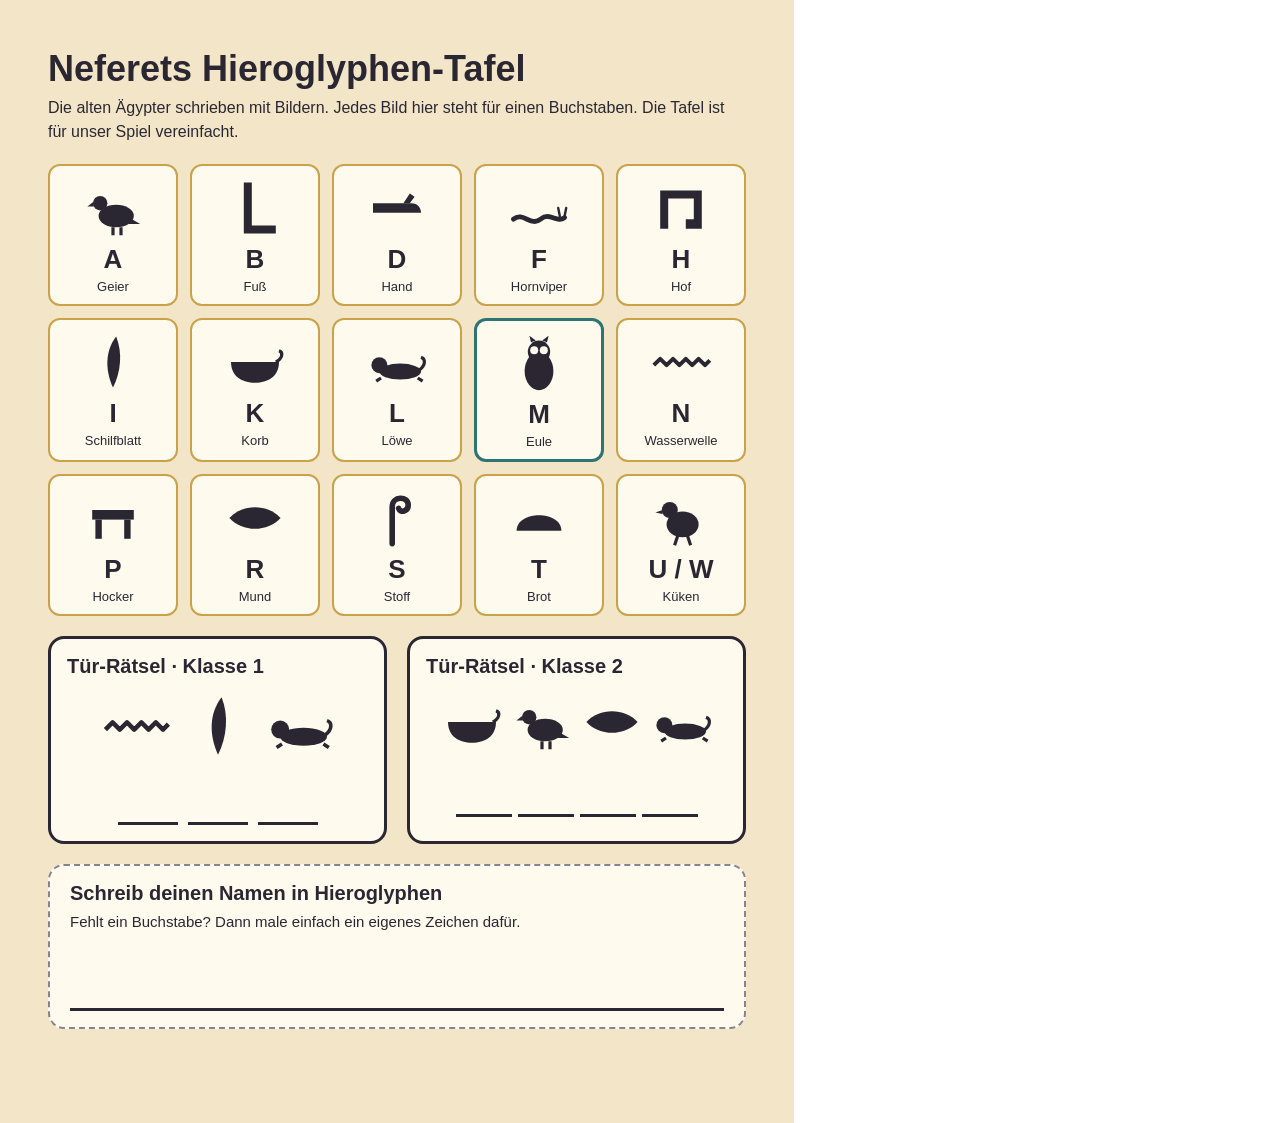
<file: assets/bilder/handout-hieroglyphen.html>
<!doctype html>
<html lang="de">
<head>
<meta charset="utf-8">
<meta name="viewport" content="width=device-width, initial-scale=1">
<title>Handout Hieroglyphen</title>
<style>body{margin:0}</style>
</head>
<body>
<div style="width: 794px; height: 1123px; box-sizing: border-box; padding: 48px; background: #F3E6C8; color: #2A2733; font-family: Nunito, sans-serif; display: flex; flex-direction: column; gap: 20px">
<div>
<h1 style="margin: 0; font-family: Fredoka, sans-serif; font-weight: 600; font-size: 36px">Neferets Hieroglyphen-Tafel</h1>
<p style="margin: 6px 0 0; font-size: 16px; line-height: 1.5">Die alten Ägypter schrieben mit Bildern. Jedes Bild hier steht für einen Buchstaben. Die Tafel ist für unser Spiel vereinfacht.</p>
</div>

<div style="display: grid; grid-template-columns: repeat(5, minmax(0, 1fr)); gap: 12px">
<div style="background: #FFFAEE; border: 2px solid #C9A24A; border-radius: 12px; padding: 10px 6px; display: flex; flex-direction: column; align-items: center; gap: 4px">
<svg width="64" height="64" viewBox="0 0 80 80" aria-hidden="true"><ellipse cx="44" cy="50" rx="22" ry="14" fill="#2A2733"/><circle cx="24" cy="34" r="9" fill="#2A2733"/><path d="M16 32 L8 38 L16 38 Z" fill="#2A2733"/><path d="M60 52 L74 60 L60 60 Z" fill="#2A2733"/><path d="M40 64 L40 74 M50 64 L50 74" stroke="#2A2733" stroke-width="4"/></svg>
<b style="font-family: Fredoka, sans-serif; font-size: 26px">A</b><span style="font-size: 13px">Geier</span>
</div>
<div style="background: #FFFAEE; border: 2px solid #C9A24A; border-radius: 12px; padding: 10px 6px; display: flex; flex-direction: column; align-items: center; gap: 4px">
<svg width="64" height="64" viewBox="0 0 80 80" aria-hidden="true"><path d="M36 8 L36 62 L66 62 L66 72 L26 72 L26 8 Z" fill="#2A2733"/></svg>
<b style="font-family: Fredoka, sans-serif; font-size: 26px">B</b><span style="font-size: 13px">Fuß</span>
</div>
<div style="background: #FFFAEE; border: 2px solid #C9A24A; border-radius: 12px; padding: 10px 6px; display: flex; flex-direction: column; align-items: center; gap: 4px">
<svg width="64" height="64" viewBox="0 0 80 80" aria-hidden="true"><path d="M10 34 L58 34 C66 34 70 40 70 46 L10 46 Z" fill="#2A2733"/><path d="M48 34 L56 22 L62 26 L56 34 Z" fill="#2A2733"/></svg>
<b style="font-family: Fredoka, sans-serif; font-size: 26px">D</b><span style="font-size: 13px">Hand</span>
</div>
<div style="background: #FFFAEE; border: 2px solid #C9A24A; border-radius: 12px; padding: 10px 6px; display: flex; flex-direction: column; align-items: center; gap: 4px">
<svg width="64" height="64" viewBox="0 0 80 80" aria-hidden="true"><path d="M8 54 C20 44 30 64 42 54 C54 44 62 60 72 52" stroke="#2A2733" stroke-width="6" fill="none" stroke-linecap="round"/><path d="M66 50 L64 40 M72 50 L74 40" stroke="#2A2733" stroke-width="3" stroke-linecap="round"/></svg>
<b style="font-family: Fredoka, sans-serif; font-size: 26px">F</b><span style="font-size: 13px">Hornviper</span>
</div>
<div style="background: #FFFAEE; border: 2px solid #C9A24A; border-radius: 12px; padding: 10px 6px; display: flex; flex-direction: column; align-items: center; gap: 4px">
<svg width="64" height="64" viewBox="0 0 80 80" aria-hidden="true"><path d="M14 66 L14 18 L66 18 L66 66 L46 66 L46 54 L56 54 L56 28 L24 28 L24 66 Z" fill="#2A2733"/></svg>
<b style="font-family: Fredoka, sans-serif; font-size: 26px">H</b><span style="font-size: 13px">Hof</span>
</div>
<div style="background: #FFFAEE; border: 2px solid #C9A24A; border-radius: 12px; padding: 10px 6px; display: flex; flex-direction: column; align-items: center; gap: 4px">
<svg width="64" height="64" viewBox="0 0 80 80" aria-hidden="true"><path d="M40 72 C30 50 30 26 44 8 C52 28 50 52 40 72 Z" fill="#2A2733"/></svg>
<b style="font-family: Fredoka, sans-serif; font-size: 26px">I</b><span style="font-size: 13px">Schilfblatt</span>
</div>
<div style="background: #FFFAEE; border: 2px solid #C9A24A; border-radius: 12px; padding: 10px 6px; display: flex; flex-direction: column; align-items: center; gap: 4px">
<svg width="64" height="64" viewBox="0 0 80 80" aria-hidden="true"><path d="M10 40 L70 40 C70 58 56 66 40 66 C24 66 10 58 10 40 Z" fill="#2A2733"/><path d="M66 40 C74 36 76 28 70 26" stroke="#2A2733" stroke-width="4" fill="none"/></svg>
<b style="font-family: Fredoka, sans-serif; font-size: 26px">K</b><span style="font-size: 13px">Korb</span>
</div>
<div style="background: #FFFAEE; border: 2px solid #C9A24A; border-radius: 12px; padding: 10px 6px; display: flex; flex-direction: column; align-items: center; gap: 4px">
<svg width="64" height="64" viewBox="0 0 80 80" aria-hidden="true"><ellipse cx="44" cy="52" rx="26" ry="10" fill="#2A2733"/><circle cx="18" cy="44" r="10" fill="#2A2733"/><path d="M68 50 C76 44 76 36 70 34" stroke="#2A2733" stroke-width="4" fill="none"/><path d="M20 60 L14 64 M66 60 L72 64" stroke="#2A2733" stroke-width="4"/></svg>
<b style="font-family: Fredoka, sans-serif; font-size: 26px">L</b><span style="font-size: 13px">Löwe</span>
</div>
<div style="background: #FFFAEE; border: 3px solid #2E7472; border-radius: 12px; padding: 10px 6px; display: flex; flex-direction: column; align-items: center; gap: 4px">
<svg width="64" height="64" viewBox="0 0 80 80" aria-hidden="true"><ellipse cx="40" cy="50" rx="18" ry="24" fill="#2A2733"/><circle cx="40" cy="26" r="14" fill="#2A2733"/><circle cx="34" cy="24" r="5" fill="#FFFAEE"/><circle cx="46" cy="24" r="5" fill="#FFFAEE"/><path d="M30 14 L28 6 L36 12 M50 14 L52 6 L44 12" fill="#2A2733"/></svg>
<b style="font-family: Fredoka, sans-serif; font-size: 26px">M</b><span style="font-size: 13px">Eule</span>
</div>
<div style="background: #FFFAEE; border: 2px solid #C9A24A; border-radius: 12px; padding: 10px 6px; display: flex; flex-direction: column; align-items: center; gap: 4px">
<svg width="64" height="64" viewBox="0 0 80 80" aria-hidden="true"><path d="M6 44 L14 36 L22 44 L30 36 L38 44 L46 36 L54 44 L62 36 L70 44 L76 38" stroke="#2A2733" stroke-width="5" fill="none" stroke-linejoin="round"/></svg>
<b style="font-family: Fredoka, sans-serif; font-size: 26px">N</b><span style="font-size: 13px">Wasserwelle</span>
</div>
<div style="background: #FFFAEE; border: 2px solid #C9A24A; border-radius: 12px; padding: 10px 6px; display: flex; flex-direction: column; align-items: center; gap: 4px">
<svg width="64" height="64" viewBox="0 0 80 80" aria-hidden="true"><rect x="14" y="30" width="52" height="12" fill="#2A2733"/><rect x="18" y="42" width="8" height="24" fill="#2A2733"/><rect x="54" y="42" width="8" height="24" fill="#2A2733"/></svg>
<b style="font-family: Fredoka, sans-serif; font-size: 26px">P</b><span style="font-size: 13px">Hocker</span>
</div>
<div style="background: #FFFAEE; border: 2px solid #C9A24A; border-radius: 12px; padding: 10px 6px; display: flex; flex-direction: column; align-items: center; gap: 4px">
<svg width="64" height="64" viewBox="0 0 80 80" aria-hidden="true"><path d="M8 40 C24 22 56 22 72 40 C56 58 24 58 8 40 Z" fill="#2A2733"/></svg>
<b style="font-family: Fredoka, sans-serif; font-size: 26px">R</b><span style="font-size: 13px">Mund</span>
</div>
<div style="background: #FFFAEE; border: 2px solid #C9A24A; border-radius: 12px; padding: 10px 6px; display: flex; flex-direction: column; align-items: center; gap: 4px">
<svg width="64" height="64" viewBox="0 0 80 80" aria-hidden="true"><path d="M34 72 L34 26 C34 12 54 12 54 24 C54 32 44 34 42 28" stroke="#2A2733" stroke-width="7" fill="none" stroke-linecap="round"/></svg>
<b style="font-family: Fredoka, sans-serif; font-size: 26px">S</b><span style="font-size: 13px">Stoff</span>
</div>
<div style="background: #FFFAEE; border: 2px solid #C9A24A; border-radius: 12px; padding: 10px 6px; display: flex; flex-direction: column; align-items: center; gap: 4px">
<svg width="64" height="64" viewBox="0 0 80 80" aria-hidden="true"><path d="M12 56 C12 30 68 30 68 56 Z" fill="#2A2733"/></svg>
<b style="font-family: Fredoka, sans-serif; font-size: 26px">T</b><span style="font-size: 13px">Brot</span>
</div>
<div style="background: #FFFAEE; border: 2px solid #C9A24A; border-radius: 12px; padding: 10px 6px; display: flex; flex-direction: column; align-items: center; gap: 4px">
<svg width="64" height="64" viewBox="0 0 80 80" aria-hidden="true"><ellipse cx="42" cy="48" rx="20" ry="16" fill="#2A2733"/><circle cx="26" cy="30" r="10" fill="#2A2733"/><path d="M17 30 L8 33 L17 35 Z" fill="#2A2733"/><path d="M36 62 L32 74 M48 62 L52 74" stroke="#2A2733" stroke-width="4"/></svg>
<b style="font-family: Fredoka, sans-serif; font-size: 26px">U / W</b><span style="font-size: 13px">Küken</span>
</div>
</div>

<div style="display: grid; grid-template-columns: repeat(2, minmax(0, 1fr)); gap: 20px">
<div style="background: #FFFAEE; border: 3px solid #2A2733; border-radius: 16px; padding: 16px; display: flex; flex-direction: column; gap: 12px">
<h2 style="margin: 0; font-family: Fredoka, sans-serif; font-weight: 600; font-size: 20px">Tür-Rätsel · Klasse 1</h2>
<div style="display: flex; gap: 10px; justify-content: center">
<svg width="72" height="72" viewBox="0 0 80 80" role="img" aria-label="Wasserwelle"><path d="M6 44 L14 36 L22 44 L30 36 L38 44 L46 36 L54 44 L62 36 L70 44 L76 38" stroke="#2A2733" stroke-width="5" fill="none" stroke-linejoin="round"/></svg>
<svg width="72" height="72" viewBox="0 0 80 80" role="img" aria-label="Schilfblatt"><path d="M40 72 C30 50 30 26 44 8 C52 28 50 52 40 72 Z" fill="#2A2733"/></svg>
<svg width="72" height="72" viewBox="0 0 80 80" role="img" aria-label="Löwe"><ellipse cx="44" cy="52" rx="26" ry="10" fill="#2A2733"/><circle cx="18" cy="44" r="10" fill="#2A2733"/><path d="M68 50 C76 44 76 36 70 34" stroke="#2A2733" stroke-width="4" fill="none"/><path d="M20 60 L14 64 M66 60 L72 64" stroke="#2A2733" stroke-width="4"/></svg>
</div>
<div style="display: flex; gap: 10px; justify-content: center">
<div style="width: 60px; height: 48px; border-bottom: 3px solid #2A2733"></div>
<div style="width: 60px; height: 48px; border-bottom: 3px solid #2A2733"></div>
<div style="width: 60px; height: 48px; border-bottom: 3px solid #2A2733"></div>
</div>
</div>
<div style="background: #FFFAEE; border: 3px solid #2A2733; border-radius: 16px; padding: 16px; display: flex; flex-direction: column; gap: 12px">
<h2 style="margin: 0; font-family: Fredoka, sans-serif; font-weight: 600; font-size: 20px">Tür-Rätsel · Klasse 2</h2>
<div style="display: flex; gap: 6px; justify-content: center">
<svg width="64" height="64" viewBox="0 0 80 80" role="img" aria-label="Korb"><path d="M10 40 L70 40 C70 58 56 66 40 66 C24 66 10 58 10 40 Z" fill="#2A2733"/><path d="M66 40 C74 36 76 28 70 26" stroke="#2A2733" stroke-width="4" fill="none"/></svg>
<svg width="64" height="64" viewBox="0 0 80 80" role="img" aria-label="Geier"><ellipse cx="44" cy="50" rx="22" ry="14" fill="#2A2733"/><circle cx="24" cy="34" r="9" fill="#2A2733"/><path d="M16 32 L8 38 L16 38 Z" fill="#2A2733"/><path d="M60 52 L74 60 L60 60 Z" fill="#2A2733"/><path d="M40 64 L40 74 M50 64 L50 74" stroke="#2A2733" stroke-width="4"/></svg>
<svg width="64" height="64" viewBox="0 0 80 80" role="img" aria-label="Mund"><path d="M8 40 C24 22 56 22 72 40 C56 58 24 58 8 40 Z" fill="#2A2733"/></svg>
<svg width="64" height="64" viewBox="0 0 80 80" role="img" aria-label="Löwe"><ellipse cx="44" cy="52" rx="26" ry="10" fill="#2A2733"/><circle cx="18" cy="44" r="10" fill="#2A2733"/><path d="M68 50 C76 44 76 36 70 34" stroke="#2A2733" stroke-width="4" fill="none"/><path d="M20 60 L14 64 M66 60 L72 64" stroke="#2A2733" stroke-width="4"/></svg>
</div>
<div style="display: flex; gap: 6px; justify-content: center">
<div style="width: 56px; height: 48px; border-bottom: 3px solid #2A2733"></div>
<div style="width: 56px; height: 48px; border-bottom: 3px solid #2A2733"></div>
<div style="width: 56px; height: 48px; border-bottom: 3px solid #2A2733"></div>
<div style="width: 56px; height: 48px; border-bottom: 3px solid #2A2733"></div>
</div>
</div>
</div>

<div style="background: #FFFAEE; border: 2px dashed #8A8290; border-radius: 16px; padding: 16px 20px; display: flex; flex-direction: column; gap: 8px">
<h2 style="margin: 0; font-family: Fredoka, sans-serif; font-weight: 600; font-size: 20px">Schreib deinen Namen in Hieroglyphen</h2>
<p style="margin: 0; font-size: 15px">Fehlt ein Buchstabe? Dann male einfach ein eigenes Zeichen dafür.</p>
<div style="height: 70px; border-bottom: 3px solid #2A2733"></div>
</div>
</div>
</body>
</html>
</file>
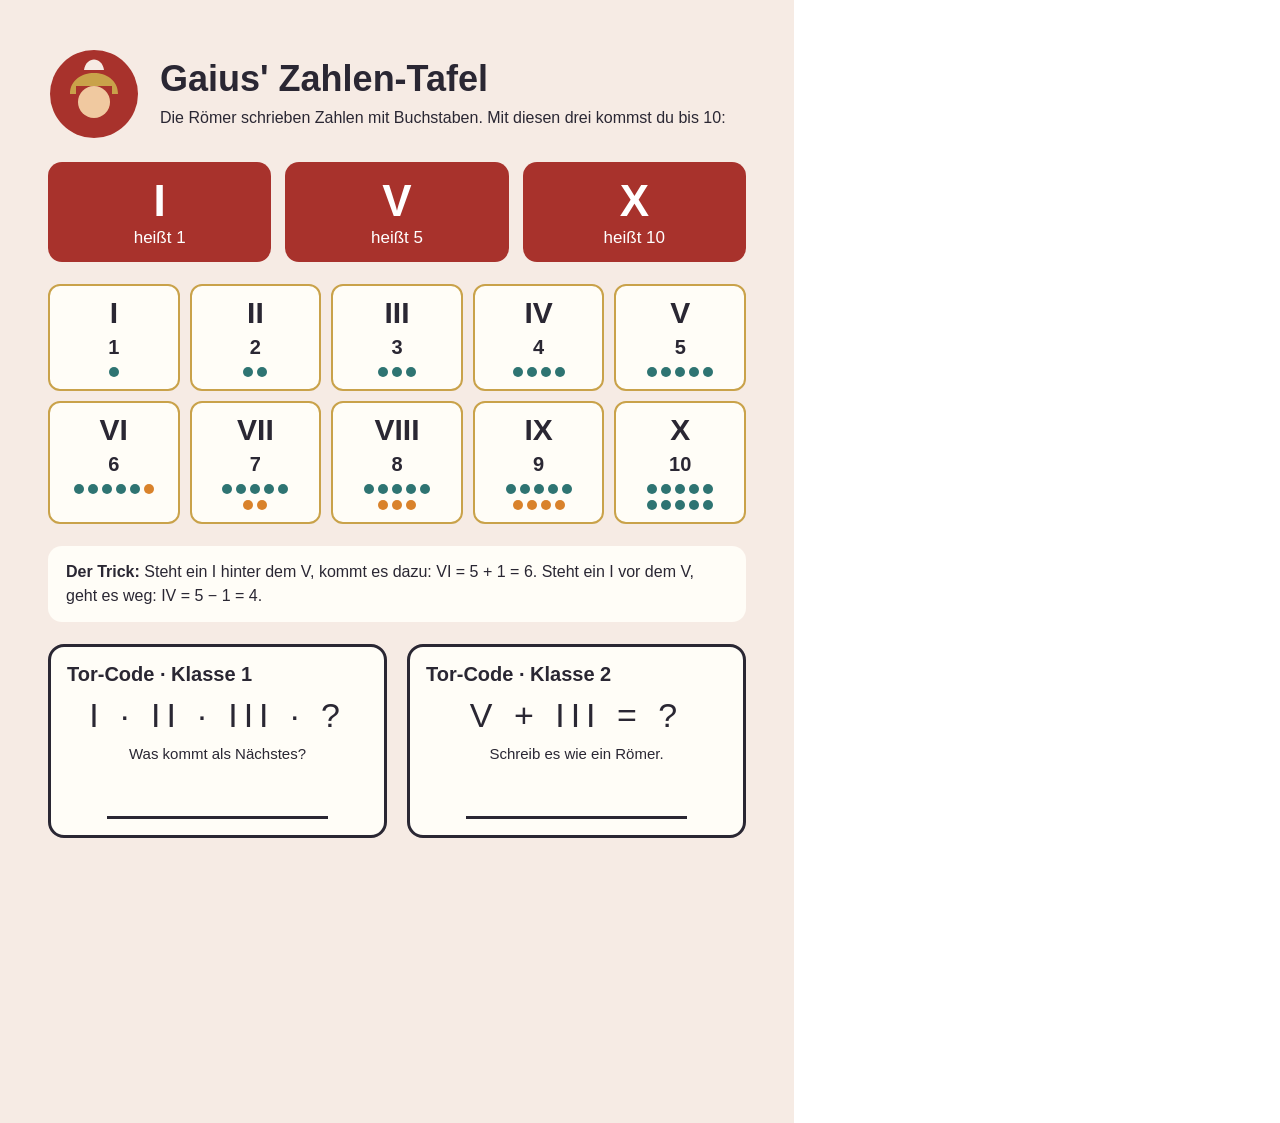
<file: assets/bilder/handout-roemische-zahlen.html>
<!doctype html>
<html lang="de">
<head>
<meta charset="utf-8">
<meta name="viewport" content="width=device-width, initial-scale=1">
<title>Handout Römische Zahlen</title>
<style>body{margin:0}</style>
</head>
<body>
<div style="width: 794px; height: 1123px; box-sizing: border-box; padding: 48px; background: #F6EBE4; color: #2A2733; font-family: Nunito, sans-serif; display: flex; flex-direction: column; gap: 22px">
<div style="display: flex; gap: 20px; align-items: center">
<svg width="92" height="92" viewBox="0 0 92 92" aria-hidden="true">
<circle cx="46" cy="46" r="44" fill="#A8322C"/>
<path d="M22 46 C22 18 70 18 70 46 L64 46 L64 38 L28 38 L28 46 Z" fill="#C9A24A"/>
<path d="M36 22 C38 8 54 8 56 22" fill="#F6EBE4"/>
<circle cx="46" cy="54" r="16" fill="#F0C9A0"/>
</svg>
<div>
<h1 style="margin: 0; font-family: Fredoka, sans-serif; font-weight: 600; font-size: 36px">Gaius' Zahlen-Tafel</h1>
<p style="margin: 6px 0 0; font-size: 16px; line-height: 1.5">Die Römer schrieben Zahlen mit Buchstaben. Mit diesen drei kommst du bis 10:</p>
</div>
</div>

<div style="display: grid; grid-template-columns: repeat(3, minmax(0, 1fr)); gap: 14px">
<div style="background: #A8322C; color: #FFFFFF; border-radius: 14px; padding: 14px; text-align: center"><b style="font-family: Fredoka, sans-serif; font-size: 44px">I</b><p style="margin: 2px 0 0; font-size: 17px">heißt 1</p></div>
<div style="background: #A8322C; color: #FFFFFF; border-radius: 14px; padding: 14px; text-align: center"><b style="font-family: Fredoka, sans-serif; font-size: 44px">V</b><p style="margin: 2px 0 0; font-size: 17px">heißt 5</p></div>
<div style="background: #A8322C; color: #FFFFFF; border-radius: 14px; padding: 14px; text-align: center"><b style="font-family: Fredoka, sans-serif; font-size: 44px">X</b><p style="margin: 2px 0 0; font-size: 17px">heißt 10</p></div>
</div>

<div style="display: grid; grid-template-columns: repeat(5, minmax(0, 1fr)); gap: 10px">
<div style="background: #FFFDF7; border: 2px solid #C9A24A; border-radius: 12px; padding: 10px 4px; display: flex; flex-direction: column; align-items: center; gap: 6px"><b style="font-family: Fredoka, sans-serif; font-size: 30px">I</b><span style="font-size: 20px; font-weight: 700">1</span><svg width="100" height="14" viewBox="0 0 100 14" aria-hidden="true"><circle cx="50" cy="7" r="5" fill="#2E7472"/></svg></div>
<div style="background: #FFFDF7; border: 2px solid #C9A24A; border-radius: 12px; padding: 10px 4px; display: flex; flex-direction: column; align-items: center; gap: 6px"><b style="font-family: Fredoka, sans-serif; font-size: 30px">II</b><span style="font-size: 20px; font-weight: 700">2</span><svg width="100" height="14" viewBox="0 0 100 14" aria-hidden="true"><circle cx="43" cy="7" r="5" fill="#2E7472"/><circle cx="57" cy="7" r="5" fill="#2E7472"/></svg></div>
<div style="background: #FFFDF7; border: 2px solid #C9A24A; border-radius: 12px; padding: 10px 4px; display: flex; flex-direction: column; align-items: center; gap: 6px"><b style="font-family: Fredoka, sans-serif; font-size: 30px">III</b><span style="font-size: 20px; font-weight: 700">3</span><svg width="100" height="14" viewBox="0 0 100 14" aria-hidden="true"><circle cx="36" cy="7" r="5" fill="#2E7472"/><circle cx="50" cy="7" r="5" fill="#2E7472"/><circle cx="64" cy="7" r="5" fill="#2E7472"/></svg></div>
<div style="background: #FFFDF7; border: 2px solid #C9A24A; border-radius: 12px; padding: 10px 4px; display: flex; flex-direction: column; align-items: center; gap: 6px"><b style="font-family: Fredoka, sans-serif; font-size: 30px">IV</b><span style="font-size: 20px; font-weight: 700">4</span><svg width="100" height="14" viewBox="0 0 100 14" aria-hidden="true"><circle cx="29" cy="7" r="5" fill="#2E7472"/><circle cx="43" cy="7" r="5" fill="#2E7472"/><circle cx="57" cy="7" r="5" fill="#2E7472"/><circle cx="71" cy="7" r="5" fill="#2E7472"/></svg></div>
<div style="background: #FFFDF7; border: 2px solid #C9A24A; border-radius: 12px; padding: 10px 4px; display: flex; flex-direction: column; align-items: center; gap: 6px"><b style="font-family: Fredoka, sans-serif; font-size: 30px">V</b><span style="font-size: 20px; font-weight: 700">5</span><svg width="100" height="14" viewBox="0 0 100 14" aria-hidden="true"><circle cx="22" cy="7" r="5" fill="#2E7472"/><circle cx="36" cy="7" r="5" fill="#2E7472"/><circle cx="50" cy="7" r="5" fill="#2E7472"/><circle cx="64" cy="7" r="5" fill="#2E7472"/><circle cx="78" cy="7" r="5" fill="#2E7472"/></svg></div>
<div style="background: #FFFDF7; border: 2px solid #C9A24A; border-radius: 12px; padding: 10px 4px; display: flex; flex-direction: column; align-items: center; gap: 6px"><b style="font-family: Fredoka, sans-serif; font-size: 30px">VI</b><span style="font-size: 20px; font-weight: 700">6</span><svg width="100" height="14" viewBox="0 0 100 14" aria-hidden="true"><circle cx="15" cy="7" r="5" fill="#2E7472"/><circle cx="29" cy="7" r="5" fill="#2E7472"/><circle cx="43" cy="7" r="5" fill="#2E7472"/><circle cx="57" cy="7" r="5" fill="#2E7472"/><circle cx="71" cy="7" r="5" fill="#2E7472"/><circle cx="85" cy="7" r="5" fill="#D9822B"/></svg></div>
<div style="background: #FFFDF7; border: 2px solid #C9A24A; border-radius: 12px; padding: 10px 4px; display: flex; flex-direction: column; align-items: center; gap: 6px"><b style="font-family: Fredoka, sans-serif; font-size: 30px">VII</b><span style="font-size: 20px; font-weight: 700">7</span><svg width="100" height="30" viewBox="0 0 100 30" aria-hidden="true"><circle cx="22" cy="7" r="5" fill="#2E7472"/><circle cx="36" cy="7" r="5" fill="#2E7472"/><circle cx="50" cy="7" r="5" fill="#2E7472"/><circle cx="64" cy="7" r="5" fill="#2E7472"/><circle cx="78" cy="7" r="5" fill="#2E7472"/><circle cx="43" cy="23" r="5" fill="#D9822B"/><circle cx="57" cy="23" r="5" fill="#D9822B"/></svg></div>
<div style="background: #FFFDF7; border: 2px solid #C9A24A; border-radius: 12px; padding: 10px 4px; display: flex; flex-direction: column; align-items: center; gap: 6px"><b style="font-family: Fredoka, sans-serif; font-size: 30px">VIII</b><span style="font-size: 20px; font-weight: 700">8</span><svg width="100" height="30" viewBox="0 0 100 30" aria-hidden="true"><circle cx="22" cy="7" r="5" fill="#2E7472"/><circle cx="36" cy="7" r="5" fill="#2E7472"/><circle cx="50" cy="7" r="5" fill="#2E7472"/><circle cx="64" cy="7" r="5" fill="#2E7472"/><circle cx="78" cy="7" r="5" fill="#2E7472"/><circle cx="36" cy="23" r="5" fill="#D9822B"/><circle cx="50" cy="23" r="5" fill="#D9822B"/><circle cx="64" cy="23" r="5" fill="#D9822B"/></svg></div>
<div style="background: #FFFDF7; border: 2px solid #C9A24A; border-radius: 12px; padding: 10px 4px; display: flex; flex-direction: column; align-items: center; gap: 6px"><b style="font-family: Fredoka, sans-serif; font-size: 30px">IX</b><span style="font-size: 20px; font-weight: 700">9</span><svg width="100" height="30" viewBox="0 0 100 30" aria-hidden="true"><circle cx="22" cy="7" r="5" fill="#2E7472"/><circle cx="36" cy="7" r="5" fill="#2E7472"/><circle cx="50" cy="7" r="5" fill="#2E7472"/><circle cx="64" cy="7" r="5" fill="#2E7472"/><circle cx="78" cy="7" r="5" fill="#2E7472"/><circle cx="29" cy="23" r="5" fill="#D9822B"/><circle cx="43" cy="23" r="5" fill="#D9822B"/><circle cx="57" cy="23" r="5" fill="#D9822B"/><circle cx="71" cy="23" r="5" fill="#D9822B"/></svg></div>
<div style="background: #FFFDF7; border: 2px solid #C9A24A; border-radius: 12px; padding: 10px 4px; display: flex; flex-direction: column; align-items: center; gap: 6px"><b style="font-family: Fredoka, sans-serif; font-size: 30px">X</b><span style="font-size: 20px; font-weight: 700">10</span><svg width="100" height="30" viewBox="0 0 100 30" aria-hidden="true"><circle cx="22" cy="7" r="5" fill="#2E7472"/><circle cx="36" cy="7" r="5" fill="#2E7472"/><circle cx="50" cy="7" r="5" fill="#2E7472"/><circle cx="64" cy="7" r="5" fill="#2E7472"/><circle cx="78" cy="7" r="5" fill="#2E7472"/><circle cx="22" cy="23" r="5" fill="#2E7472"/><circle cx="36" cy="23" r="5" fill="#2E7472"/><circle cx="50" cy="23" r="5" fill="#2E7472"/><circle cx="64" cy="23" r="5" fill="#2E7472"/><circle cx="78" cy="23" r="5" fill="#2E7472"/></svg></div>
</div>

<div style="background: #FFFDF7; border-radius: 14px; padding: 14px 18px; font-size: 16px; line-height: 1.5">
<p style="margin: 0"><b>Der Trick:</b> Steht ein I hinter dem V, kommt es dazu: VI = 5 + 1 = 6. Steht ein I vor dem V, geht es weg: IV = 5 − 1 = 4.</p>
</div>

<div style="display: grid; grid-template-columns: repeat(2, minmax(0, 1fr)); gap: 20px">
<div style="background: #FFFDF7; border: 3px solid #2A2733; border-radius: 16px; padding: 16px; display: flex; flex-direction: column; gap: 10px">
<h2 style="margin: 0; font-family: Fredoka, sans-serif; font-weight: 600; font-size: 20px">Tor-Code · Klasse 1</h2>
<p style="margin: 0; font-family: Fredoka, sans-serif; font-size: 34px; letter-spacing: 6px; text-align: center">I · II · III · ?</p>
<p style="margin: 0; font-size: 15px; text-align: center">Was kommt als Nächstes?</p>
<div style="height: 44px; border-bottom: 3px solid #2A2733; margin: 0 40px"></div>
</div>
<div style="background: #FFFDF7; border: 3px solid #2A2733; border-radius: 16px; padding: 16px; display: flex; flex-direction: column; gap: 10px">
<h2 style="margin: 0; font-family: Fredoka, sans-serif; font-weight: 600; font-size: 20px">Tor-Code · Klasse 2</h2>
<p style="margin: 0; font-family: Fredoka, sans-serif; font-size: 34px; letter-spacing: 6px; text-align: center">V + III = ?</p>
<p style="margin: 0; font-size: 15px; text-align: center">Schreib es wie ein Römer.</p>
<div style="height: 44px; border-bottom: 3px solid #2A2733; margin: 0 40px"></div>
</div>
</div>
</div>
</body>
</html>
</file>
